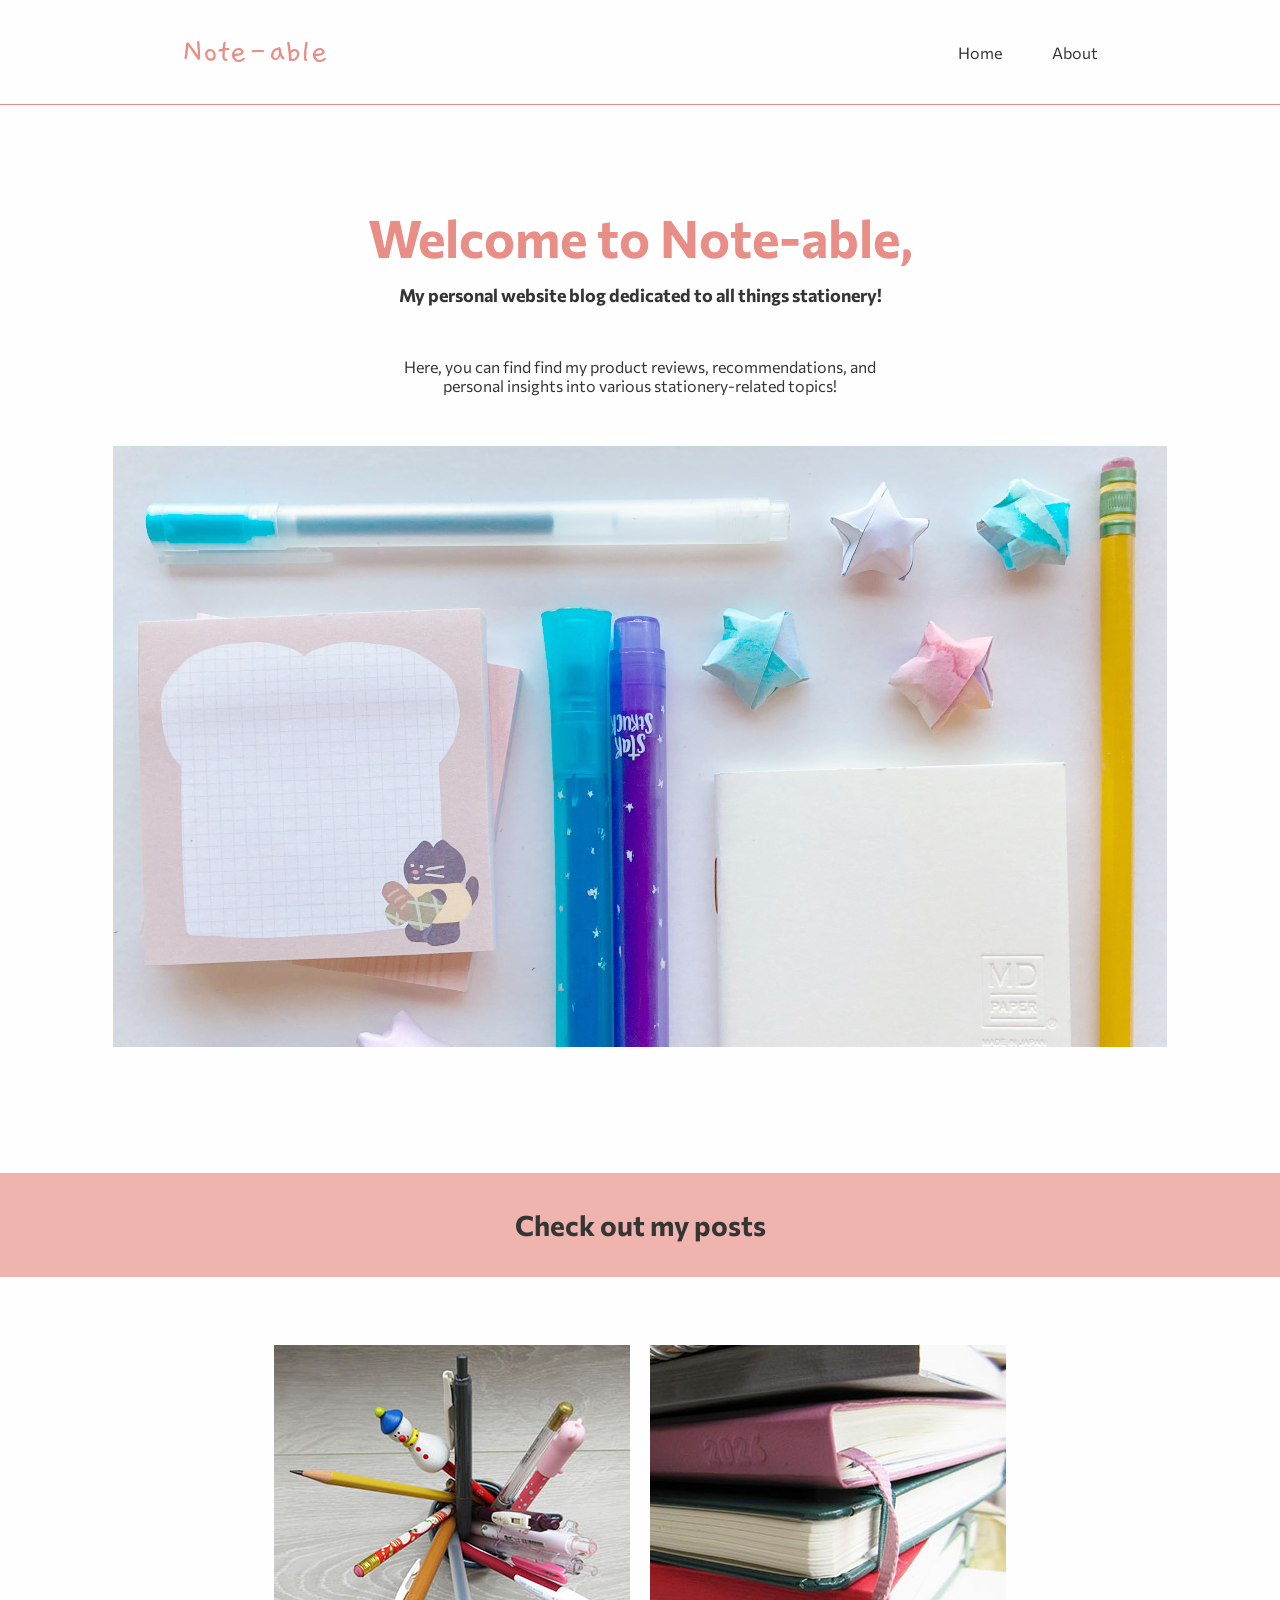
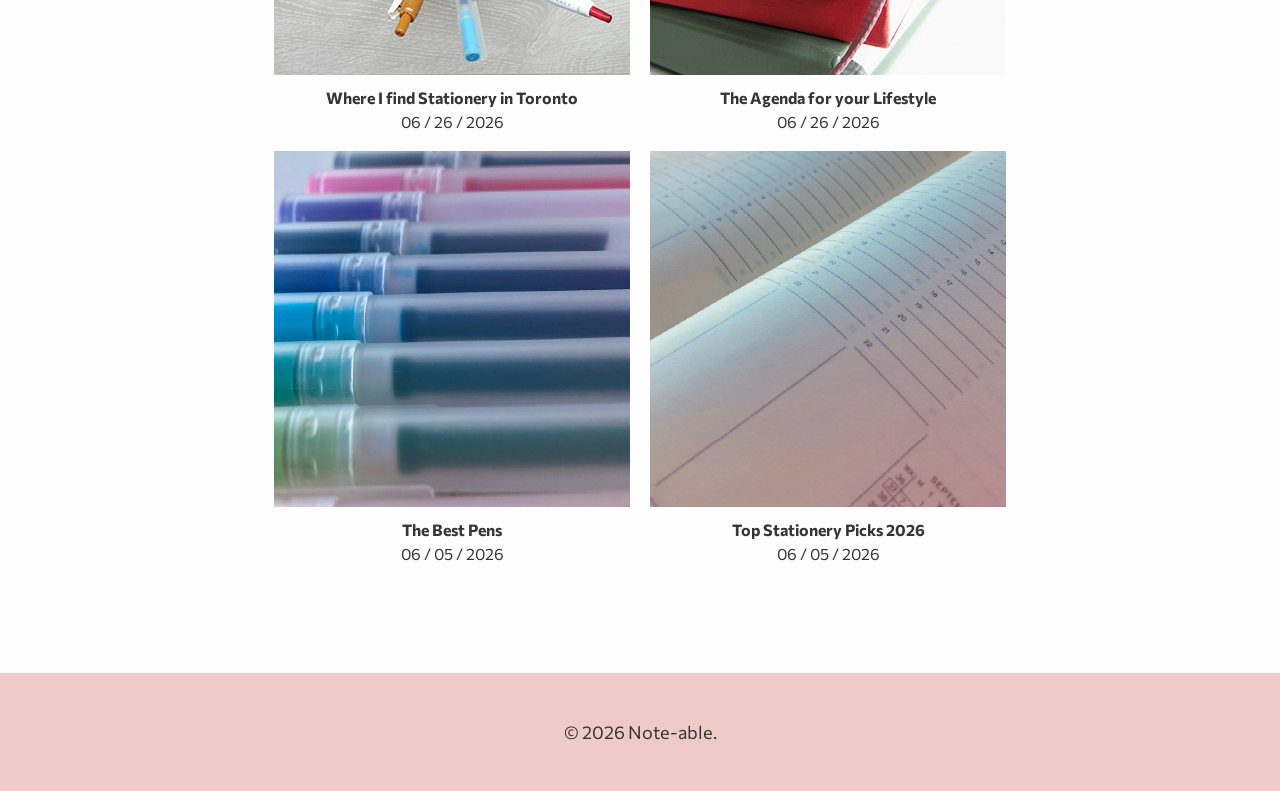
<file: index.html>
<!doctype html>
<html>
<head>
    <title>Note-able | Home</title>
    <link rel="stylesheet" type="text/css" href="index.css">

    <meta charset="utf-8"/>
    <meta http-equiv="Content-type" content="text/html; charset=utf-8"/>
    <meta name="viewport" content="width=device-width, initial-scale=1"/>
    <meta name="keywords" content="HTML"/>

    <!-- GAEGU -- TITLE FONT -->
    <link rel="preconnect" href="https://fonts.googleapis.com">
    <link rel="preconnect" href="https://fonts.gstatic.com" crossorigin>
    <link href="https://fonts.googleapis.com/css2?family=Gaegu&display=swap" rel="stylesheet">

    <!-- BODY FONT -->
    <link rel="preconnect" href="https://fonts.googleapis.com">
    <link rel="preconnect" href="https://fonts.gstatic.com" crossorigin>
    <link href="https://fonts.googleapis.com/css2?family=Commissioner:wght@100..900&display=swap" rel="stylesheet">

</head>
<body>
    <nav id="nav_bar">
            <div id="logo"> Note-able </div>
        <ul>
            <li><a href="about.html">About</a></li>
            <li><a href="index.html">Home</a></li>
        </ul>
    </nav>
    <main class="container">
        <h1>Welcome to Note-able,</h1>
        <div id="intro_blurb">
            <h2 id="subheading">My personal website blog dedicated to all things stationery!</h2>
            <p id="main_blurb">Here, you can find find my product reviews, recommendations, and <br> personal insights into various stationery-related topics!</p>
        </div>
        <div class="banner">
            <img id="banner_img" src="banner.jpg" alt="Top-down view of neatly displayed stationery items">
        </div>

            <!-- GALLERY -->
        <div class="gallery_section">
            <h2 id="gallery_header">Check out my posts</h2>
            <div class="gallery">
                <div class="gallery_item">
                    <a href="post_4.html"> <!-- image as a link -->
                        <img src="post4_shops.jpg" alt="Small ceramic container holding handful of pens and pencils">
                    </a>
                    <div class="desc"> Where I find Stationery in Toronto </div>
                    <div class="desc_date"> 06 / 26 / 2026 </div>
                </div>
                <div class="gallery_item">
                    <a href="post_3.html"> <!-- image as a link -->
                        <img src="post3_agendas.jpg" alt="Stack of colourful agendas">
                    </a>
                    <div class="desc"> The Agenda for your Lifestyle </div>
                    <div class="desc_date"> 06 / 26 / 2026 </div>
                </div>
                <div class="gallery_item">
                    <a href="post_2.html"> <!-- image as a link -->
                        <img src="post2_pens.jpg" alt="Row of colourful capped pens">
                    </a>
                    <div class="desc"> The Best Pens </div>
                    <div class="desc_date"> 06 / 05 / 2026 </div>
                </div>
                <div class="gallery_item">
                    <a href="post_1.html"> <!-- image as a link -->
                        <img src="post1_recs.jpg" alt="Close-up of an open agenda spread">
                    </a>
                    <div class="desc"> Top Stationery Picks 2026 </div>
                    <div class="desc_date"> 06 / 05 / 2026 </div>
                </div>
            </div>
        </div>
    </main>
    <footer>
        <div id="footer_stuff">
            <p id="copyright">&copy; 2026 Note-able.</p>
        </div>
    </footer>
</body>
</html>
</file>
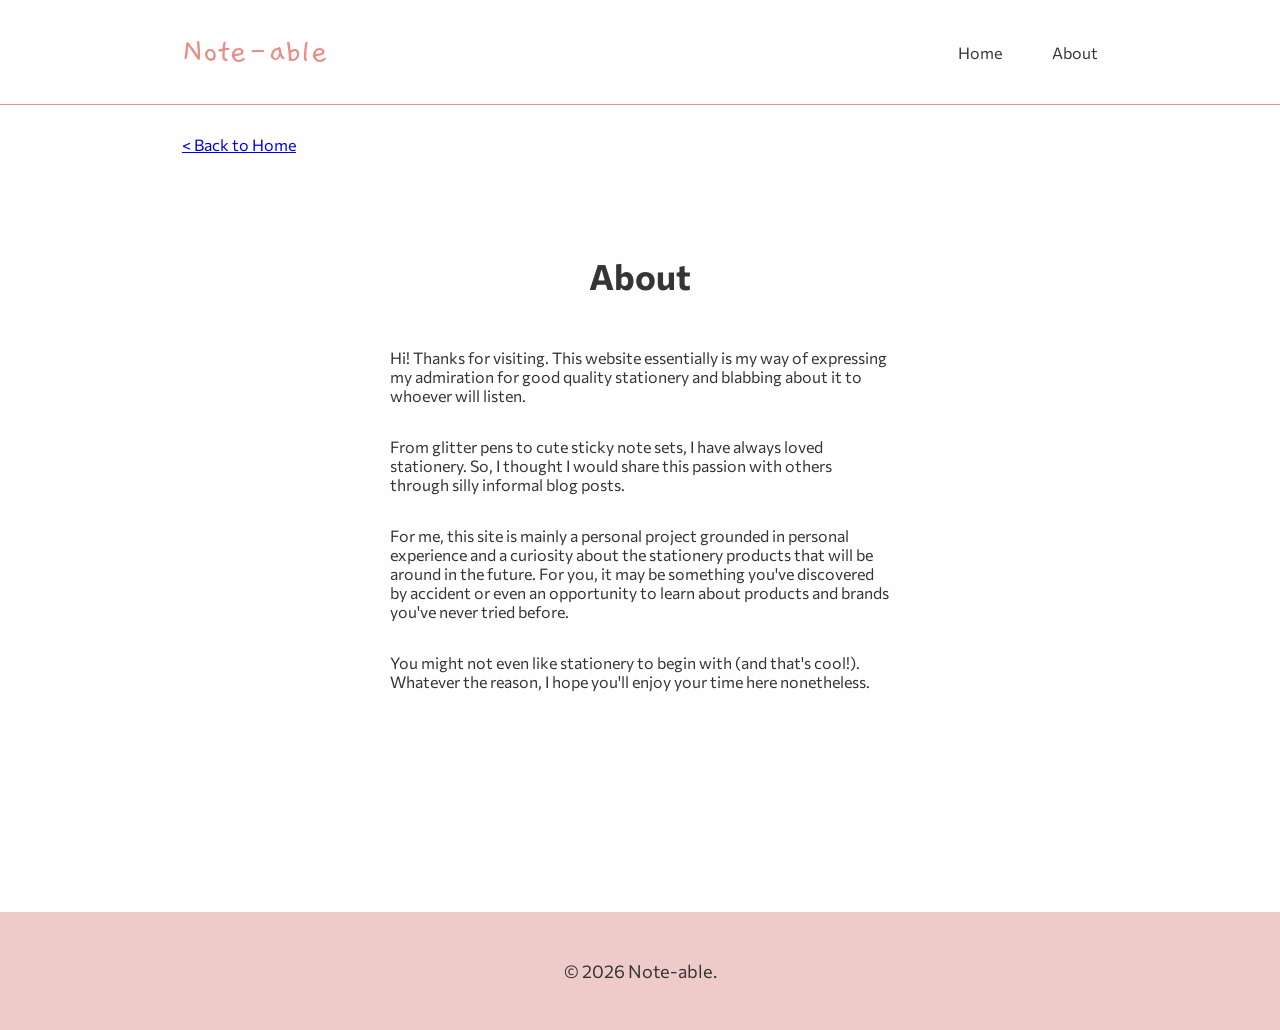
<file: about.html>
<!doctype html>
<html>
<head>
    <title>Note-able | Home</title>
    <link rel="stylesheet" type="text/css" href="about.css">

    <meta charset="utf-8"/>
    <meta http-equiv="Content-type" content="text/html; charset=utf-8"/>
    <meta name="viewport" content="width=device-width, initial-scale=1"/>
    <meta name="keywords" content="HTML"/>

    <!-- GAEGU -- TITLE FONT -->
    <link rel="preconnect" href="https://fonts.googleapis.com">
    <link rel="preconnect" href="https://fonts.gstatic.com" crossorigin>
    <link href="https://fonts.googleapis.com/css2?family=Gaegu&display=swap" rel="stylesheet">

    <!-- BODY FONT -->
    <link rel="preconnect" href="https://fonts.googleapis.com">
    <link rel="preconnect" href="https://fonts.gstatic.com" crossorigin>
    <link href="https://fonts.googleapis.com/css2?family=Commissioner:wght@100..900&display=swap" rel="stylesheet">

</head>
<body>
    <nav id="nav_bar">
            <div id="logo"> Note-able </div>
        <ul>
            <li><a href="about.html">About</a></li>
            <li><a href="index.html">Home</a></li>
        </ul>
    </nav>


    <main class="container">
        <a class="back_button" href="index.html"> < Back to Home</a>
        <h2 id="page_header">About</h2>
        <div class="about_blurb">
            <p>Hi! Thanks for visiting. This website essentially is my way of expressing my admiration for good quality stationery and blabbing about it to whoever will listen. </p>
            <p>From glitter pens to cute sticky note sets, I have always loved stationery. So, I thought I would share this passion with others through silly informal blog posts.</p>
            <p>For me, this site is mainly a personal project grounded in personal experience and a curiosity about the stationery products that will be around in the future. For you, it may be something you've discovered by accident or even an opportunity to learn about products and brands you've never tried before.</p>
            <p id="ab_last_line">You might not even like stationery to begin with (and that's cool!). Whatever the reason, I hope you'll enjoy your time here nonetheless.</p>
        </div>
    </main>
    <footer>
        <div id="footer_stuff">
            <p id="copyright">&copy; 2026 Note-able.</p>
        </div>
    </footer>
</body>
</file>
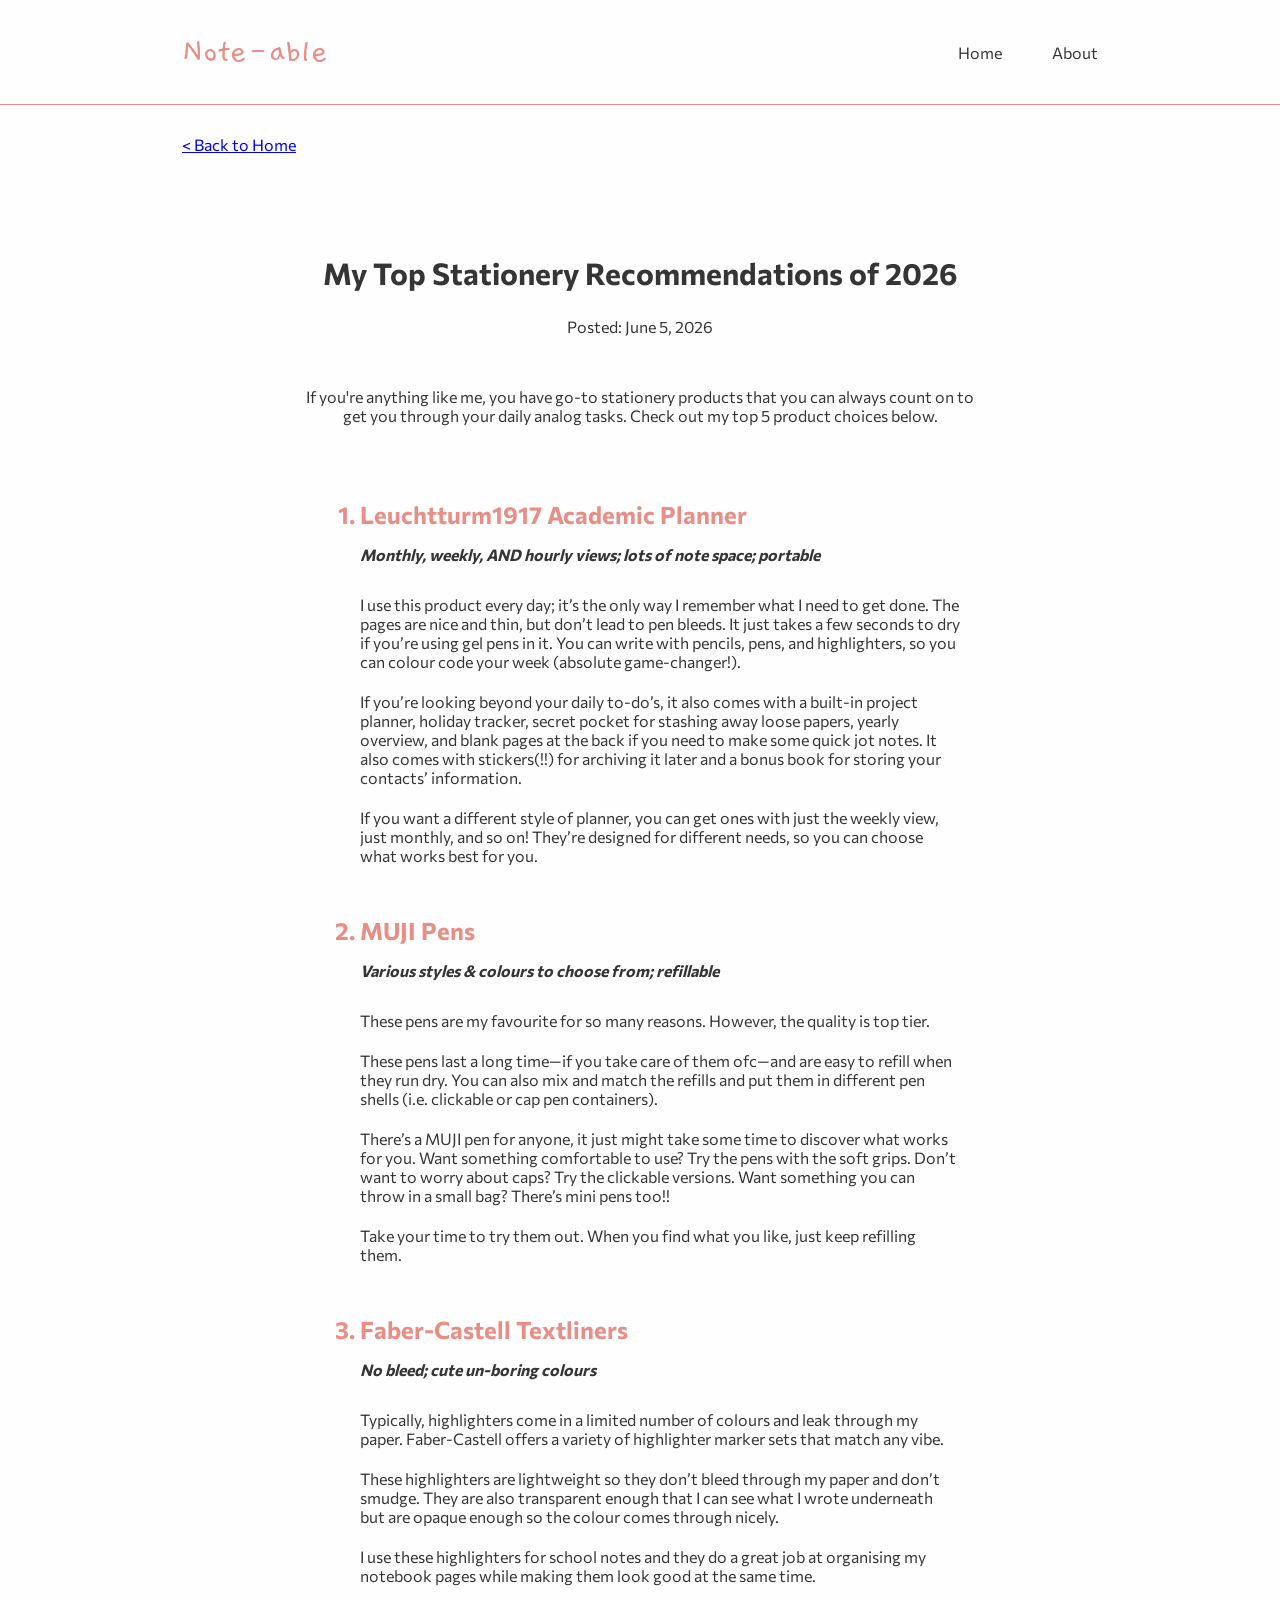
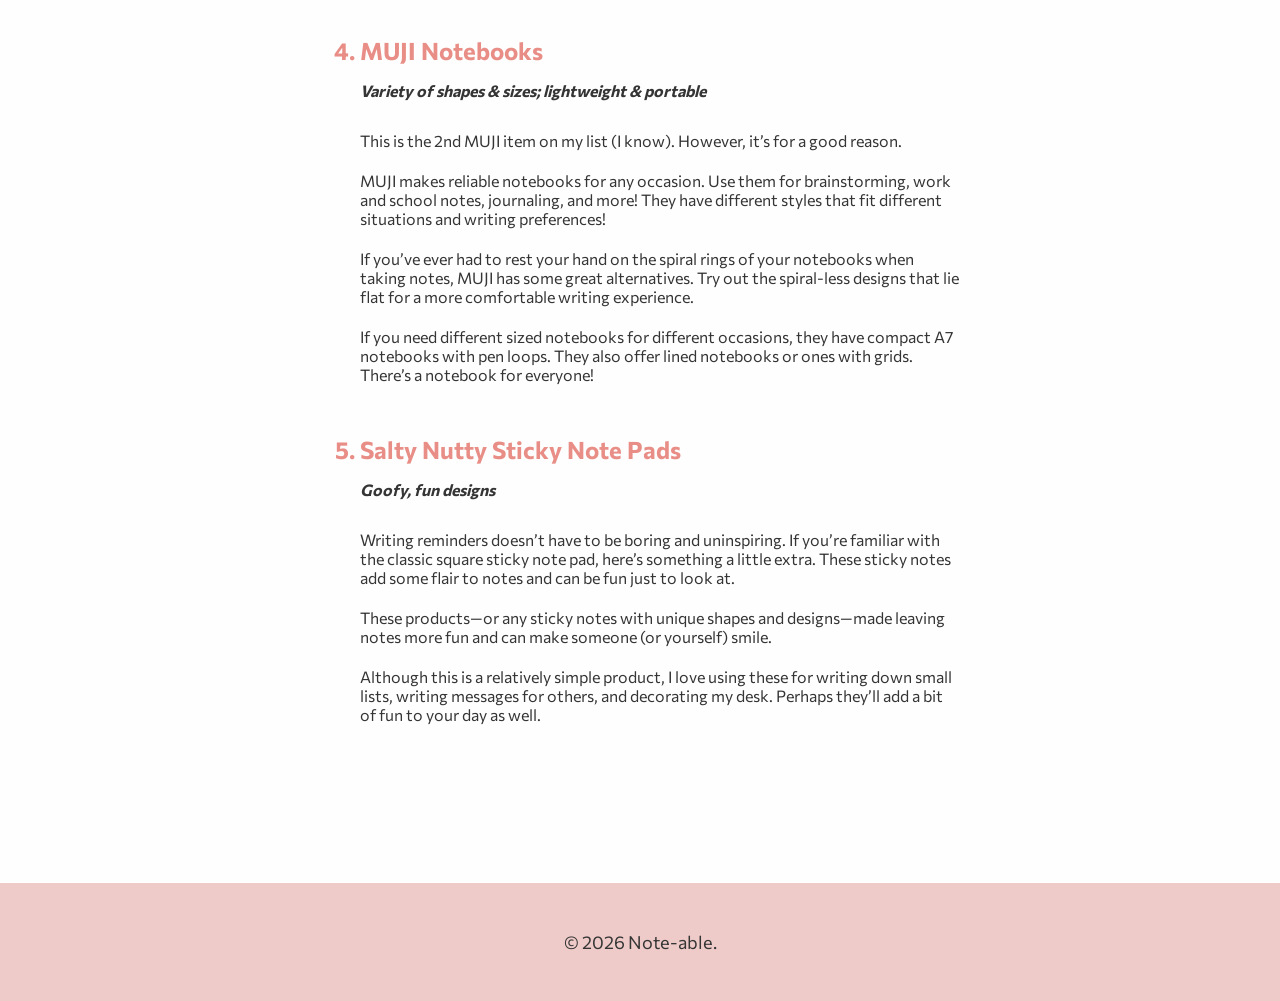
<file: post_1.html>
<!doctype html>
<html>
<head>
    <title>Note-able | Home</title>
    <link rel="stylesheet" type="text/css" href="post_1.css">

    <meta charset="utf-8"/>
    <meta http-equiv="Content-type" content="text/html; charset=utf-8"/>
    <meta name="viewport" content="width=device-width, initial-scale=1"/>
    <meta name="keywords" content="HTML"/>

    <!-- GAEGU -- TITLE FONT -->
    <link rel="preconnect" href="https://fonts.googleapis.com">
    <link rel="preconnect" href="https://fonts.gstatic.com" crossorigin>
    <link href="https://fonts.googleapis.com/css2?family=Gaegu&display=swap" rel="stylesheet">

    <!-- BODY FONT -->
    <link rel="preconnect" href="https://fonts.googleapis.com">
    <link rel="preconnect" href="https://fonts.gstatic.com" crossorigin>
    <link href="https://fonts.googleapis.com/css2?family=Commissioner:wght@100..900&display=swap" rel="stylesheet">

</head>
<body>
    <nav id="nav_bar">
            <div id="logo"> Note-able </div>
        <ul>
            <li><a href="about.html">About</a></li>
            <li><a href="index.html">Home</a></li>
        </ul>
    </nav>


    <main class="container">
        <a class="back_button" href="index.html"> < Back to Home</a>
        <div class="post_info">
            <h2 id="page_header">My Top Stationery Recommendations of 2026</h2>
            <p id="post_date">Posted: June 5, 2026</p>
            <p id="para_blurb"> If you're anything like me, you have go-to stationery products that you can always count on to <br> get you through your daily analog tasks. Check out my top 5 product choices below.</p>
        </div>
        <div class="para_content">
            <div class="product_list">
                <h2>
                    <ol>
                        <li>Leuchtturm1917 Academic Planner</li>
                            <p id="prod_highlight"> Monthly, weekly, AND hourly views; lots of note space; portable</p>
                            <p id="prod_desc">
                                I use this product every day; it’s the only way I remember what I need to get done. The pages are nice and thin, but don’t lead to pen bleeds. It just takes a few seconds to dry if you’re using gel pens in it. You can write with pencils, pens, and highlighters, so you can colour code your week (absolute game-changer!).</p>
                            <p id="prod_desc">If you’re looking beyond your daily to-do’s, it also comes with a built-in project planner, holiday tracker, secret pocket for stashing away loose papers, yearly overview, and blank pages at the back if you need to make some quick jot notes. It also comes with stickers(!!) for archiving it later and a bonus book for storing your contacts’ information. </p>
                            <p id="prod_desc_end">If you want a different style of planner, you can get ones with just the weekly view, just monthly, and so on! They’re designed for different needs, so you can choose what works best for you.</p>
                        <li>MUJI Pens</li>
                            <p id="prod_highlight"> Various styles & colours to choose from; refillable</p>
                            <p id="prod_desc">These pens are my favourite for so many reasons. However, the quality is top tier.</p>
                            <p id="prod_desc">These pens last a long time—if you take care of them ofc—and are easy to refill when they run dry. You can also mix and match the refills and put them in different pen shells (i.e. clickable or cap pen containers). </p>
                            <p id="prod_desc">There’s a MUJI pen for anyone, it just might take some time to discover what works for you. Want something comfortable to use? Try the pens with the soft grips. Don’t want to worry about caps? Try the clickable versions. Want something you can throw in a small bag? There’s mini pens too!!</p>
                            <p id="prod_desc_end">Take your time to try them out. When you find what you like, just keep refilling them. </p>
                        <li>Faber-Castell Textliners</li>
                            <p id="prod_highlight">No bleed; cute un-boring colours</p>
                            <p id="prod_desc">Typically, highlighters come in a limited number of colours and leak through my paper. Faber-Castell offers a variety of highlighter marker sets that match any vibe. </p>
                            <p id="prod_desc">These highlighters are lightweight so they don’t bleed through my paper and don’t smudge. They are also transparent enough that I can see what I wrote underneath but are opaque enough so the colour comes through nicely. </p>
                            <p id="prod_desc_end">I use these highlighters for school notes and they do a great job at organising my notebook pages while making them look good at the same time. </p>
                        <li>MUJI Notebooks</li>
                            <p id="prod_highlight">Variety of shapes & sizes; lightweight & portable</p>
                            <p id="prod_desc">This is the 2nd MUJI item on my list (I know). However, it’s for a good reason.</p>
                            <p id="prod_desc">MUJI makes reliable notebooks for any occasion. Use them for brainstorming, work and school notes, journaling, and more! They have different styles that fit different situations and writing preferences!</p>
                            <p id="prod_desc">If you’ve ever had to rest your hand on the spiral rings of your notebooks when taking notes, MUJI has some great alternatives. Try out the spiral-less designs that lie flat for a more comfortable writing experience. </p>
                            <p id="prod_desc_end">If you need different sized notebooks for different occasions, they have compact A7 notebooks with pen loops. They also offer lined notebooks or ones with grids. There’s a notebook for everyone!</p>
                        <li>Salty Nutty Sticky Note Pads</li>
                            <p id="prod_highlight">Goofy, fun designs</p>
                            <p id="prod_desc">Writing reminders doesn’t have to be boring and uninspiring. If you’re familiar with the classic square sticky note pad, here’s something a little extra. These sticky notes add some flair to notes and can be fun just to look at. </p>
                            <p id="prod_desc">These products—or any sticky notes with unique shapes and designs—made leaving notes more fun and can make someone (or yourself) smile. </p>
                            <p id="prod_desc_end">Although this is a relatively simple product, I love using these for writing down small lists, writing messages for others, and decorating my desk. Perhaps they’ll add a bit of fun to your day as well. </p>
                    </ol>
                </h2>
            </div>
        </div>
    </main>
    <footer>
        <div id="footer_stuff">
            <p id="copyright">&copy; 2026 Note-able.</p>
        </div>
    </footer>
</body>
</file>
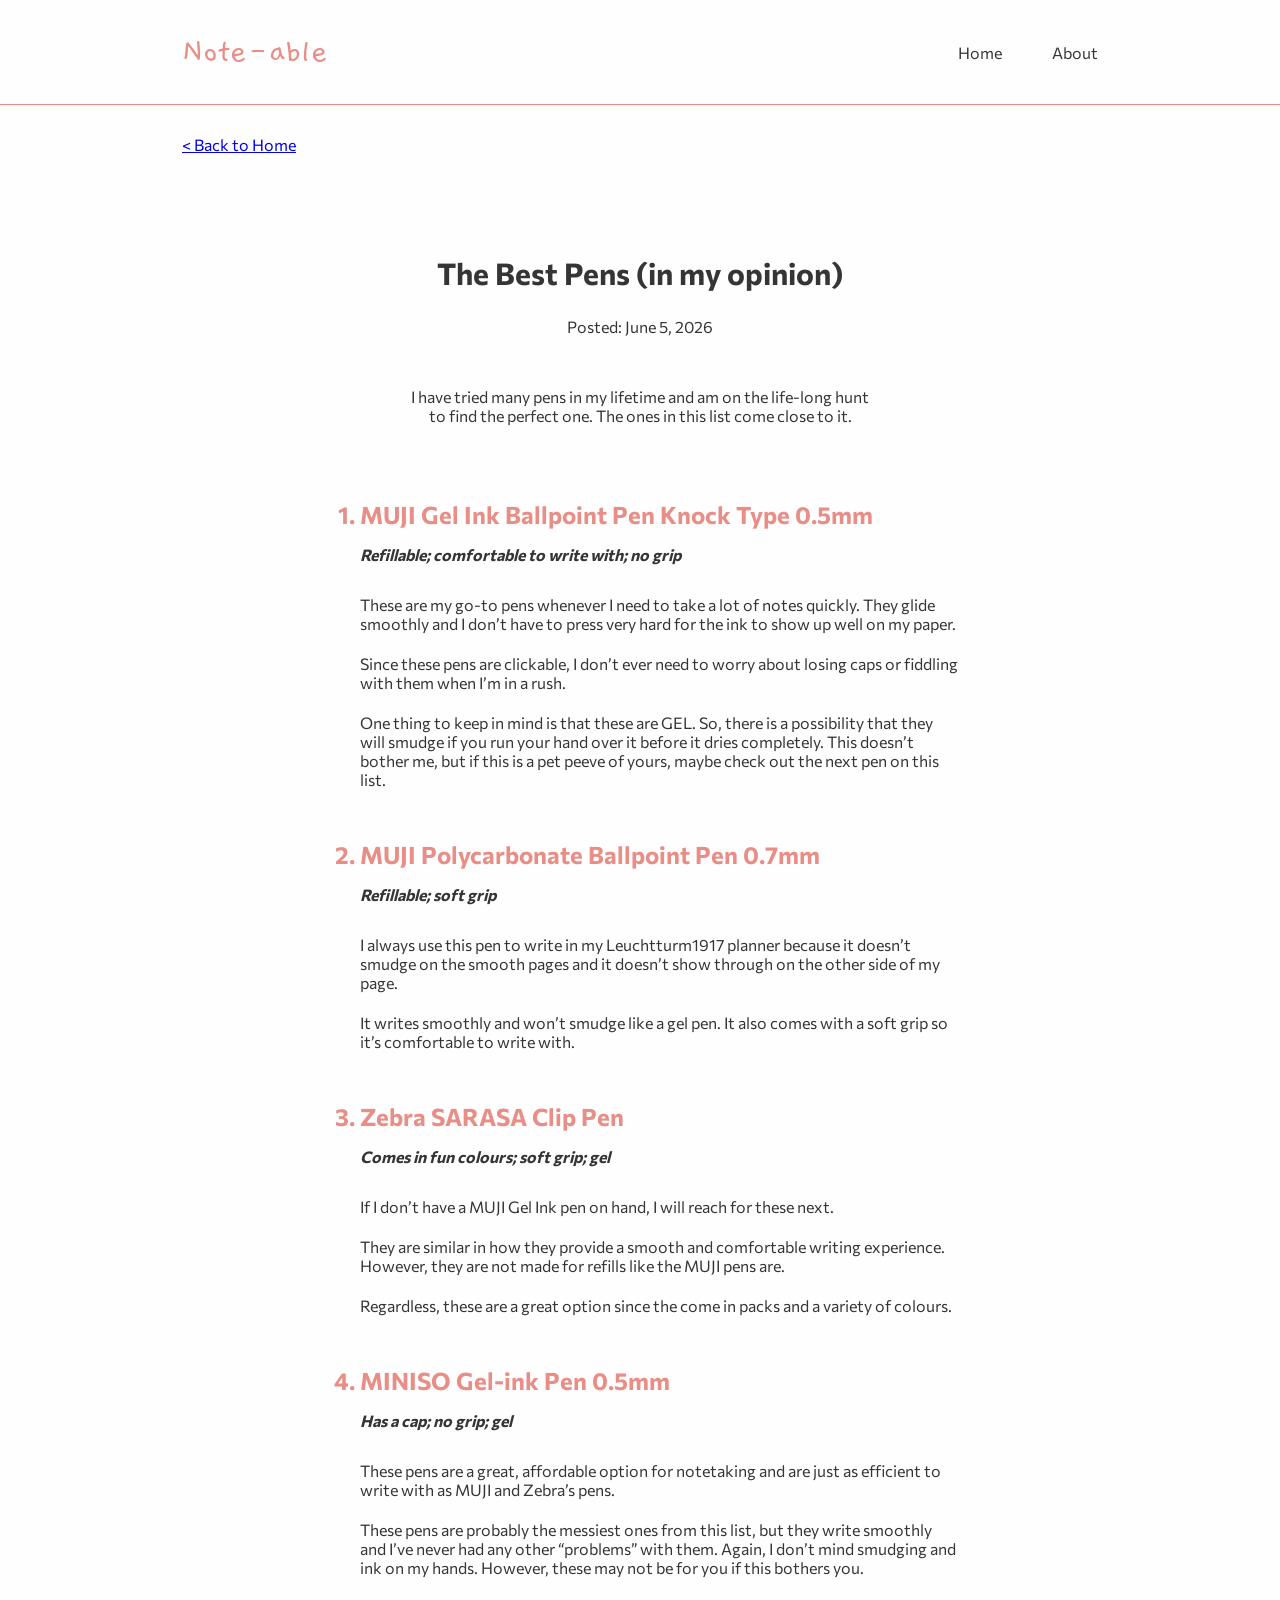
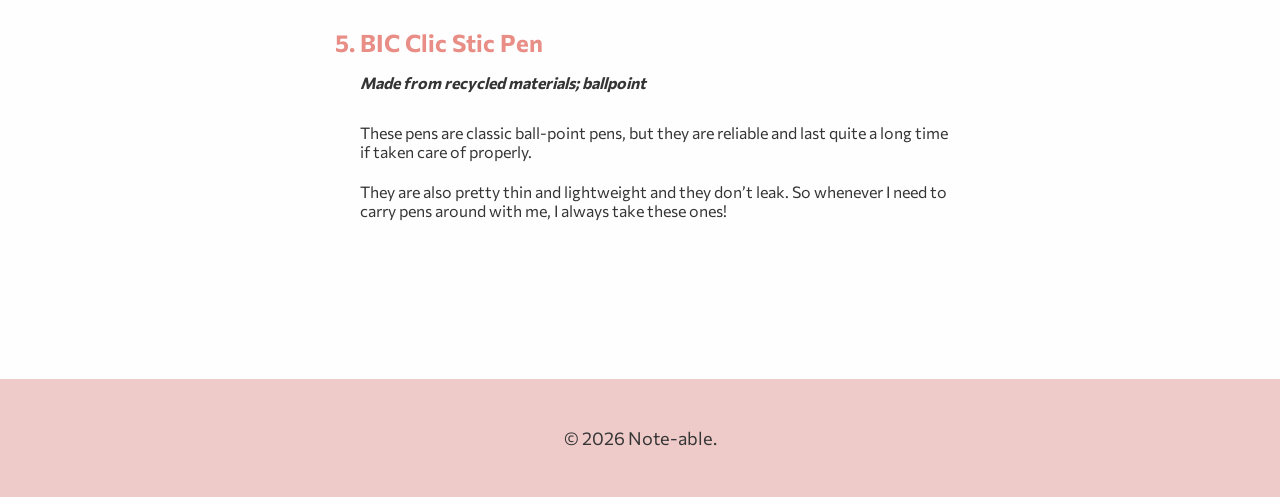
<file: post_2.html>
<!doctype html>
<html>
<head>
    <title>Note-able | Home</title>
    <link rel="stylesheet" type="text/css" href="post_2.css">

    <meta charset="utf-8"/>
    <meta http-equiv="Content-type" content="text/html; charset=utf-8"/>
    <meta name="viewport" content="width=device-width, initial-scale=1"/>
    <meta name="keywords" content="HTML"/>

    <!-- GAEGU -- TITLE FONT -->
    <link rel="preconnect" href="https://fonts.googleapis.com">
    <link rel="preconnect" href="https://fonts.gstatic.com" crossorigin>
    <link href="https://fonts.googleapis.com/css2?family=Gaegu&display=swap" rel="stylesheet">

    <!-- BODY FONT -->
    <link rel="preconnect" href="https://fonts.googleapis.com">
    <link rel="preconnect" href="https://fonts.gstatic.com" crossorigin>
    <link href="https://fonts.googleapis.com/css2?family=Commissioner:wght@100..900&display=swap" rel="stylesheet">

</head>
<body>
    <nav id="nav_bar">
            <div id="logo"> Note-able </div>
        <ul>
            <li><a href="about.html">About</a></li>
            <li><a href="index.html">Home</a></li>
        </ul>
    </nav>


    <main class="container">
        <a class="back_button" href="index.html"> < Back to Home</a>
        <div class="post_info">
            <h2 id="page_header">The Best Pens (in my opinion)</h2>
            <p id="post_date">Posted: June 5, 2026</p>
            <p id="para_blurb">I have tried many pens in my lifetime and am on the life-long hunt <br> to find the perfect one. The ones in this list come close to it.</p>
        </div>
        <div class="para_content">
            <div class="product_list">
                <h2>
                    <ol>
                        <li>MUJI Gel Ink Ballpoint Pen Knock Type 0.5mm</li>
                            <p id="prod_highlight">Refillable; comfortable to write with; no grip</p>
                            <p id="prod_desc">These are my go-to pens whenever I need to take a lot of notes quickly. They glide smoothly and I don’t have to press very hard for the ink to show up well on my paper.</p>
                            <p id="prod_desc">Since these pens are clickable, I don’t ever need to worry about losing caps or fiddling with them when I’m in a rush. </p>
                            <p id="prod_desc_end">One thing to keep in mind is that these are GEL. So, there is a possibility that they will smudge if you run your hand over it before it dries completely. This doesn’t bother me, but if this is a pet peeve of yours, maybe check out the next pen on this list.</p>
                        <li>MUJI Polycarbonate Ballpoint Pen 0.7mm</li>
                            <p id="prod_highlight">Refillable; soft grip</p>
                            <p id="prod_desc">I always use this pen to write in my Leuchtturm1917 planner because it doesn’t smudge on the smooth pages and it doesn’t show through on the other side of my page. </p>
                            <p id="prod_desc_end">It writes smoothly and won’t smudge like a gel pen. It also comes with a soft grip so it’s comfortable to write with. </p>
                        <li>Zebra SARASA Clip Pen</li>
                            <p id="prod_highlight">Comes in fun colours; soft grip; gel</p>
                            <p id="prod_desc">If I don’t have a MUJI Gel Ink pen on hand, I will reach for these next. </p>
                            <p id="prod_desc">They are similar in how they provide a smooth and comfortable writing experience. However, they are not made for refills like the MUJI pens are.</p>
                            <p id="prod_desc_end">Regardless, these are a great option since the come in packs and a variety of colours. </p>
                        <li>MINISO Gel-ink Pen 0.5mm</li>
                            <p id="prod_highlight">Has a cap; no grip; gel</p>
                            <p id="prod_desc">These pens are a great, affordable option for notetaking and are just as efficient to write with as MUJI and Zebra’s pens. </p>
                            <p id="prod_desc_end">These pens are probably the messiest ones from this list, but they write smoothly and I’ve never had any other “problems” with them. Again, I don’t mind smudging and ink on my hands. However, these may not be for you if this bothers you. </p>
                        <li>BIC Clic Stic Pen</li>
                            <p id="prod_highlight">Made from recycled materials; ballpoint</p>
                            <p id="prod_desc">These pens are classic ball-point pens, but they are reliable and last quite a long time if taken care of properly. </p>
                            <p id="prod_desc_end">They are also pretty thin and lightweight and they don’t leak. So whenever I need to carry pens around with me, I always take these ones! </p>
                    </ol>
                </h2>
            </div>
        </div>
    </main>
    <footer>
        <div id="footer_stuff">
            <p id="copyright">&copy; 2026 Note-able.</p>
        </div>
    </footer>
</body>
</file>
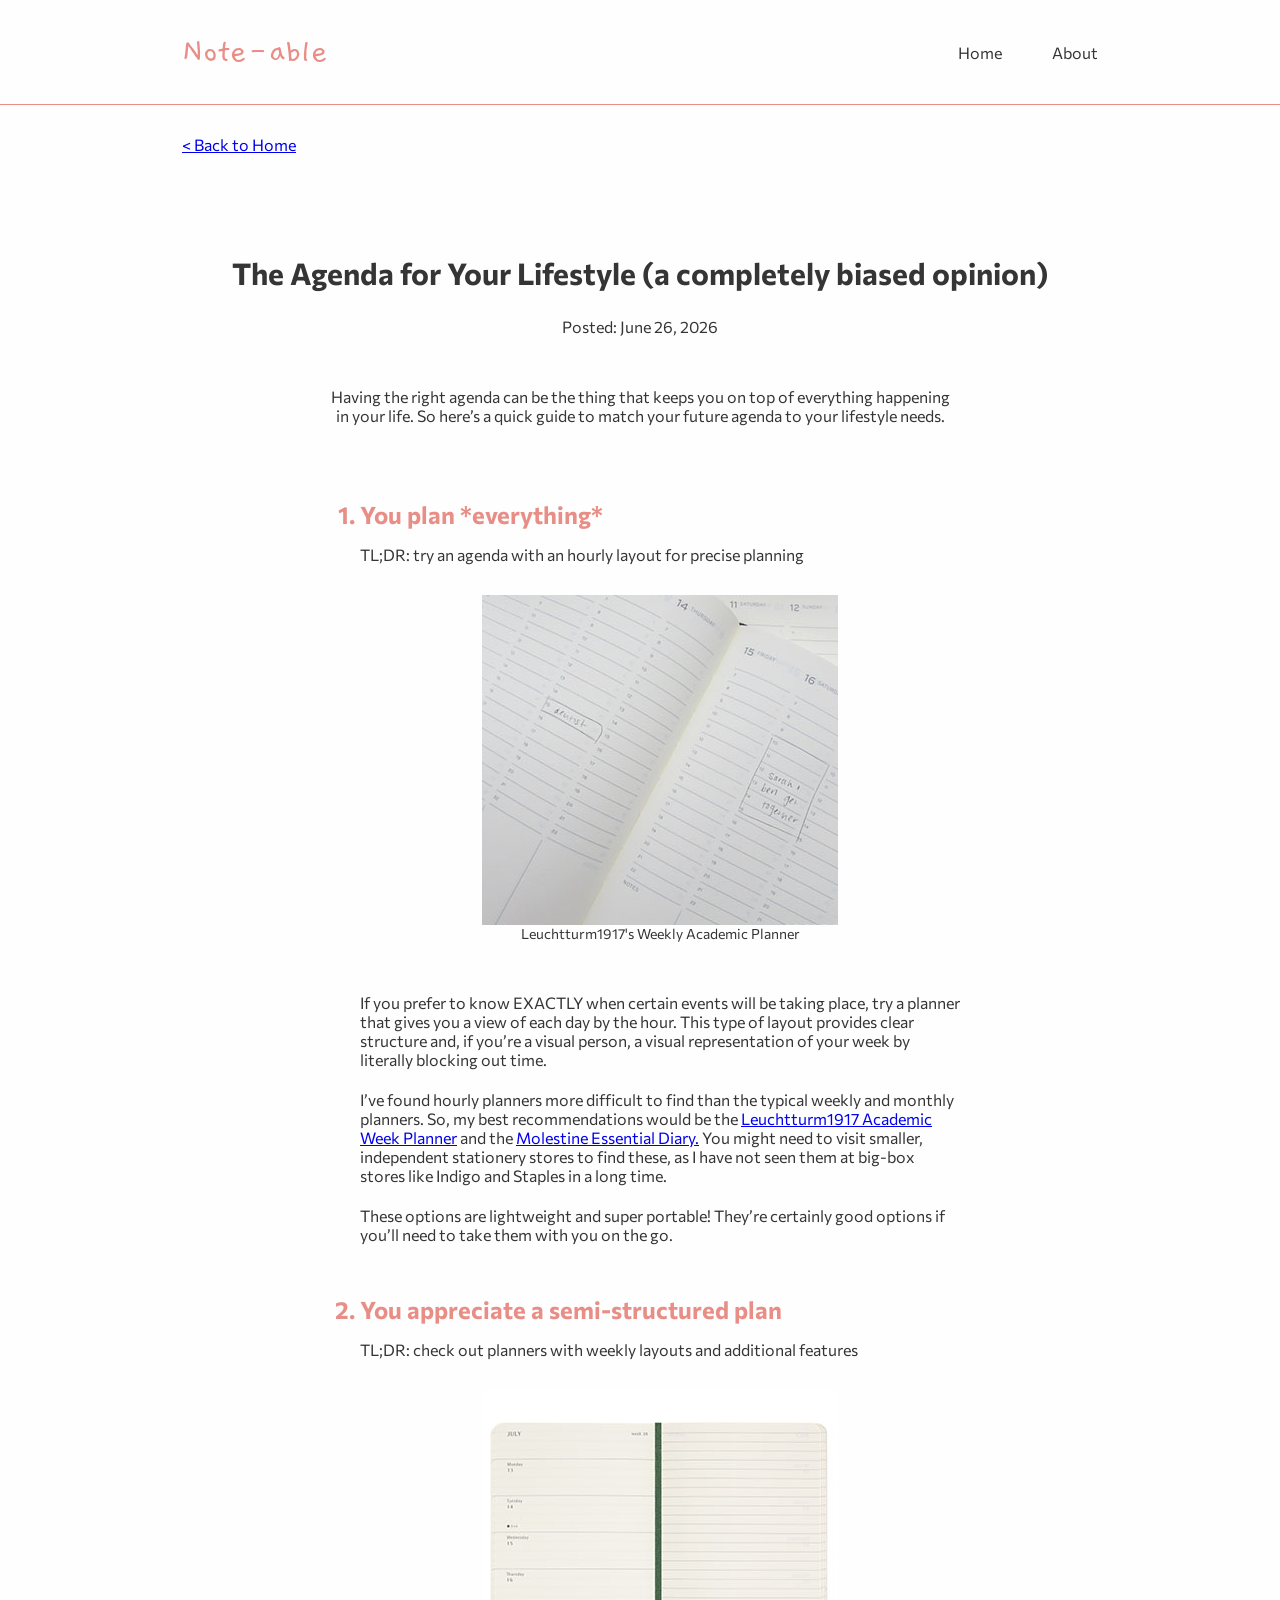
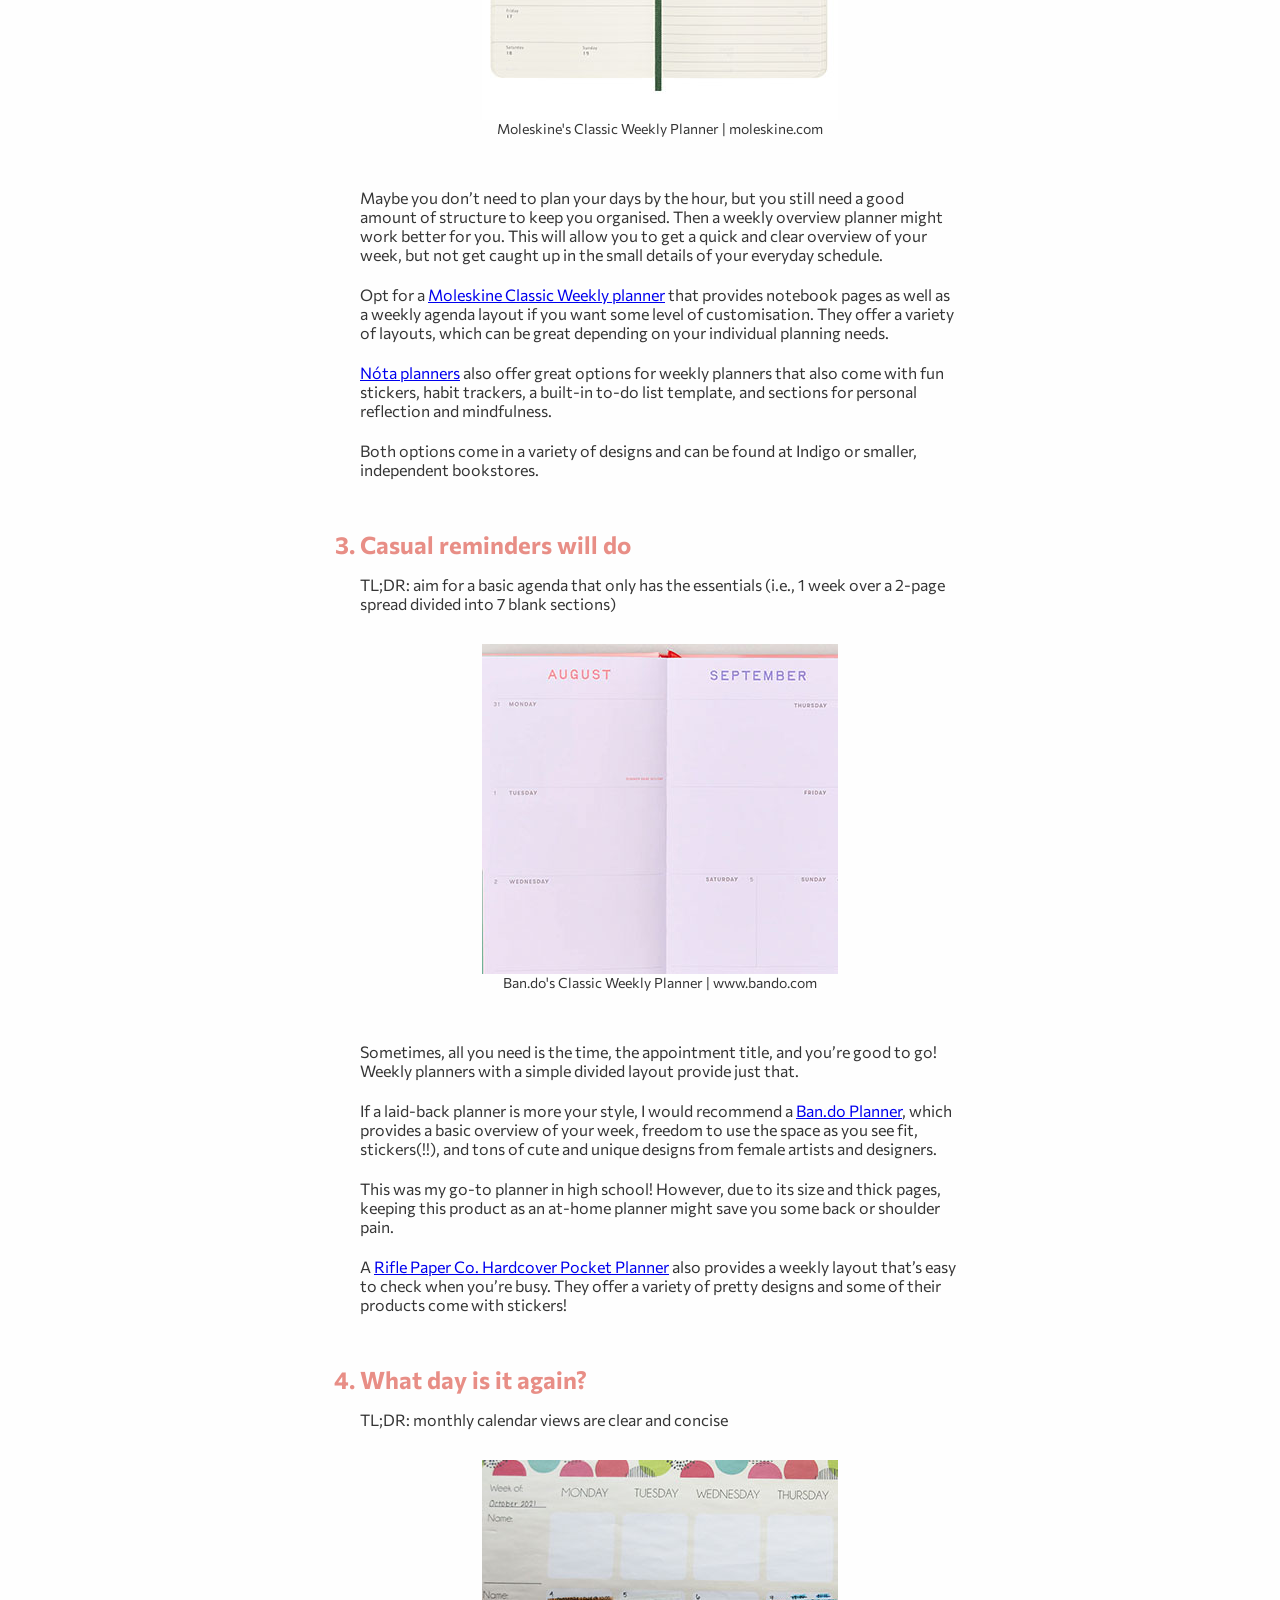
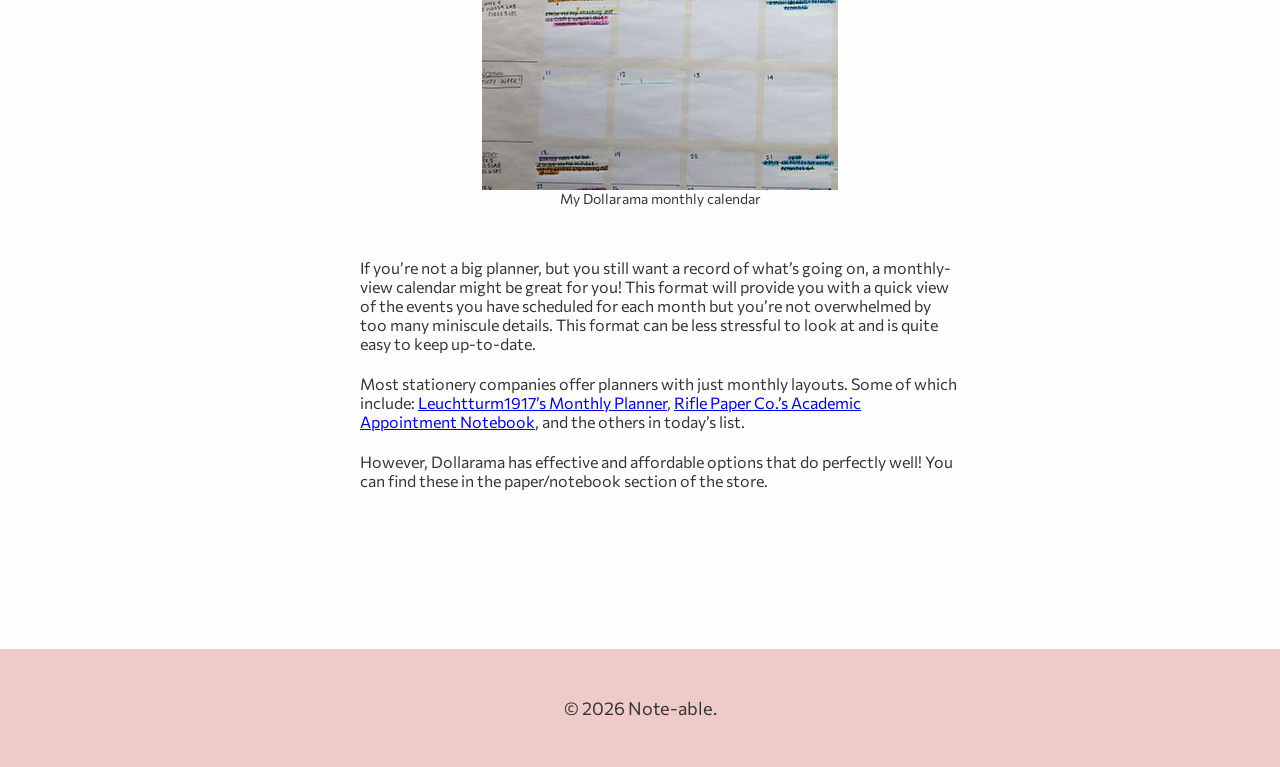
<file: post_3.html>
<!doctype html>
<html>
<head>
    <title>Note-able | Home</title>
    <link rel="stylesheet" type="text/css" href="post_3.css">

    <meta charset="utf-8"/>
    <meta http-equiv="Content-type" content="text/html; charset=utf-8"/>
    <meta name="viewport" content="width=device-width, initial-scale=1"/>
    <meta name="keywords" content="HTML"/>

    <!-- GAEGU -- TITLE FONT -->
    <link rel="preconnect" href="https://fonts.googleapis.com">
    <link rel="preconnect" href="https://fonts.gstatic.com" crossorigin>
    <link href="https://fonts.googleapis.com/css2?family=Gaegu&display=swap" rel="stylesheet">

    <!-- BODY FONT -->
    <link rel="preconnect" href="https://fonts.googleapis.com">
    <link rel="preconnect" href="https://fonts.gstatic.com" crossorigin>
    <link href="https://fonts.googleapis.com/css2?family=Commissioner:wght@100..900&display=swap" rel="stylesheet">

</head>
<body>
    <nav id="nav_bar">
            <div id="logo"> Note-able </div>
        <ul>
            <li><a href="about.html">About</a></li>
            <li><a href="index.html">Home</a></li>
        </ul>
    </nav>
    <main class="container">
        <a class="back_button" href="index.html"> < Back to Home</a>
        <div class="post_info">
            <h2 id="page_header">The Agenda for Your Lifestyle (a completely biased opinion)</h2>
            <p id="post_date">Posted: June 26, 2026</p>
            <p id="para_blurb">Having the right agenda can be the thing that keeps you on top of everything happening <br>in your life. So here’s a quick guide to match your future agenda to your lifestyle needs.</p>
        </div>
        <div class="para_content">
            <div class="product_list">
                <h2>
                    <ol>
                        <li>You plan *everything*</li>
                            <p id="prod_highlight">TL;DR: try an agenda with an hourly layout for precise planning</p>
                            <div class="prod_pic">
                                <img src="leuchtturm.jpg" alt="weekly and hourly leuchtturm1917 2-page spread">
                                <div class="prod_pic_label"> Leuchtturm1917's Weekly Academic Planner </div>
                            </div>
                            <p id="prod_desc">If you prefer to know EXACTLY when certain events will be taking place, try a planner that gives you a view of each day by the hour. This type of layout provides clear structure and, if you’re a visual person, a visual representation of your week by literally blocking out time.</p>
                            <p id="prod_desc">I’ve found hourly planners more difficult to find than the typical weekly and monthly planners. So, my best recommendations would be the <a href="https://www.leuchtturm1917.ca/academic-week-planner-2026-18months.html">Leuchtturm1917 Academic Week Planner<a> and the <a href="https://www.moleskine.com/en-ca/shop/planners/weekly-planner/2026-essential-diary-sapphire-blue-8056999276522.html">Molestine Essential Diary.</a> You might need to visit smaller, independent stationery stores to find these, as I have not seen them at big-box stores like Indigo and Staples in a long time.</p>
                            <p id="prod_desc_end">These options are lightweight and super portable! They’re certainly good options if you’ll need to take them with you on the go.</p>
                        <li>You appreciate a semi-structured plan</li>
                            <p id="prod_highlight">TL;DR: check out planners with weekly layouts and additional features</p>
                            <div class="prod_pic">
                                <img src="moleskine.jpg" alt="Agenda notebook 2-page spread">
                                <div class="prod_pic_label"> Moleskine's Classic Weekly Planner | moleskine.com </div>
                            </div>
                            <p id="prod_desc">Maybe you don’t need to plan your days by the hour, but you still need a good amount of structure to keep you organised. Then a weekly overview planner might work better for you. This will allow you to get a quick and clear overview of your week, but not get caught up in the small details of your everyday schedule.</p>
                            <p id="prod_desc">Opt for a <a href="https://www.moleskine.com/en-ca/shop/planners/18-month-planner/classic-weekly-planner-2026%2F2027-sapphire-blue-8056999279783.html">Moleskine Classic Weekly planner</a> that provides notebook pages as well as a weekly agenda layout if you want some level of customisation. They offer a variety of layouts, which can be great depending on your individual planning needs.</p>
                            <p id="prod_desc"><a href="https://www.indigo.ca/products/large-pu-ivory-floral-planner-17-month?variant=46808148541650">Nóta planners</a> also offer great options for weekly planners that also come with fun stickers, habit trackers, a built-in to-do list template, and sections for personal reflection and mindfulness.</p>
                            <p id="prod_desc_end">Both options come in a variety of designs and can be found at Indigo or smaller, independent bookstores. </p>
                        <li>Casual reminders will do</li>
                            <p id="prod_highlight">TL;DR: aim for a basic agenda that only has the essentials (i.e., 1 week over a 2-page spread divided into 7 blank sections)</p>
                            <div class="prod_pic">
                                <img src="bando.jpg" alt="2-page agenda spread divided into 7 empty blocks">
                                <div class="prod_pic_label"> Ban.do's Classic Weekly Planner | www.bando.com </div>
                            </div>
                            <p id="prod_desc">Sometimes, all you need is the time, the appointment title, and you’re good to go! Weekly planners with a simple divided layout provide just that.</p>
                            <p id="prod_desc">If a laid-back planner is more your style, I would recommend a <a href="https://www.bando.com/collections/planners">Ban.do Planner</a>, which provides a basic overview of your week, freedom to use the space as you see fit, stickers(!!), and tons of cute and unique designs from female artists and designers.</p>
                            <p id="prod_desc">This was my go-to planner in high school! However, due to its size and thick pages, keeping this product as an at-home planner might save you some back or shoulder pain.</p>
                            <p id="prod_desc_end">A <a href="https://riflepaperco.com/products/2027-12-month-hardcover-pocket-planner-paisley?_pos=5&_fid=31fecdf1e&_ss=c">Rifle Paper Co. Hardcover Pocket Planner</a> also provides a weekly layout that’s easy to check when you’re busy. They offer a variety of pretty designs and some of their products come with stickers!</p>
                        <li>What day is it again?</li>
                            <p id="prod_highlight">TL;DR: monthly calendar views are clear and concise</p>
                            <div class="prod_pic">
                                <img src="monthly.jpg" alt="Monthly view paper calendar">
                                <div class="prod_pic_label"> My Dollarama monthly calendar </div>
                            </div>
                            <p id="prod_desc">If you’re not a big planner, but you still want a record of what’s going on, a monthly-view calendar might be great for you! This format will provide you with a quick view of the events you have scheduled for each month but you’re not overwhelmed by too many miniscule details. This format can be less stressful to look at and is quite easy to keep up-to-date.</p>
                            <p id="prod_desc">Most stationery companies offer planners with just monthly layouts. Some of which include: <a href="https://www.leuchtturm1917.ca/monthly-planner-with-notebook-2026.html">Leuchtturm1917’s Monthly Planner</a>, <a href="https://riflepaperco.com/products/2026-2027-12-month-academic-appointment-notebook-pink-hydrangea">Rifle Paper Co.’s Academic Appointment Notebook</a>, and the others in today’s list.</p>
                            <p id="prod_desc_end">However, Dollarama has effective and affordable options that do perfectly well! You can find these in the paper/notebook section of the store.</p>
                    </ol>
                </h2>
            </div>
        </div>
    </main>
    <footer>
        <div id="footer_stuff">
            <p id="copyright">&copy; 2026 Note-able.</p>
        </div>
    </footer>
</body>
</file>
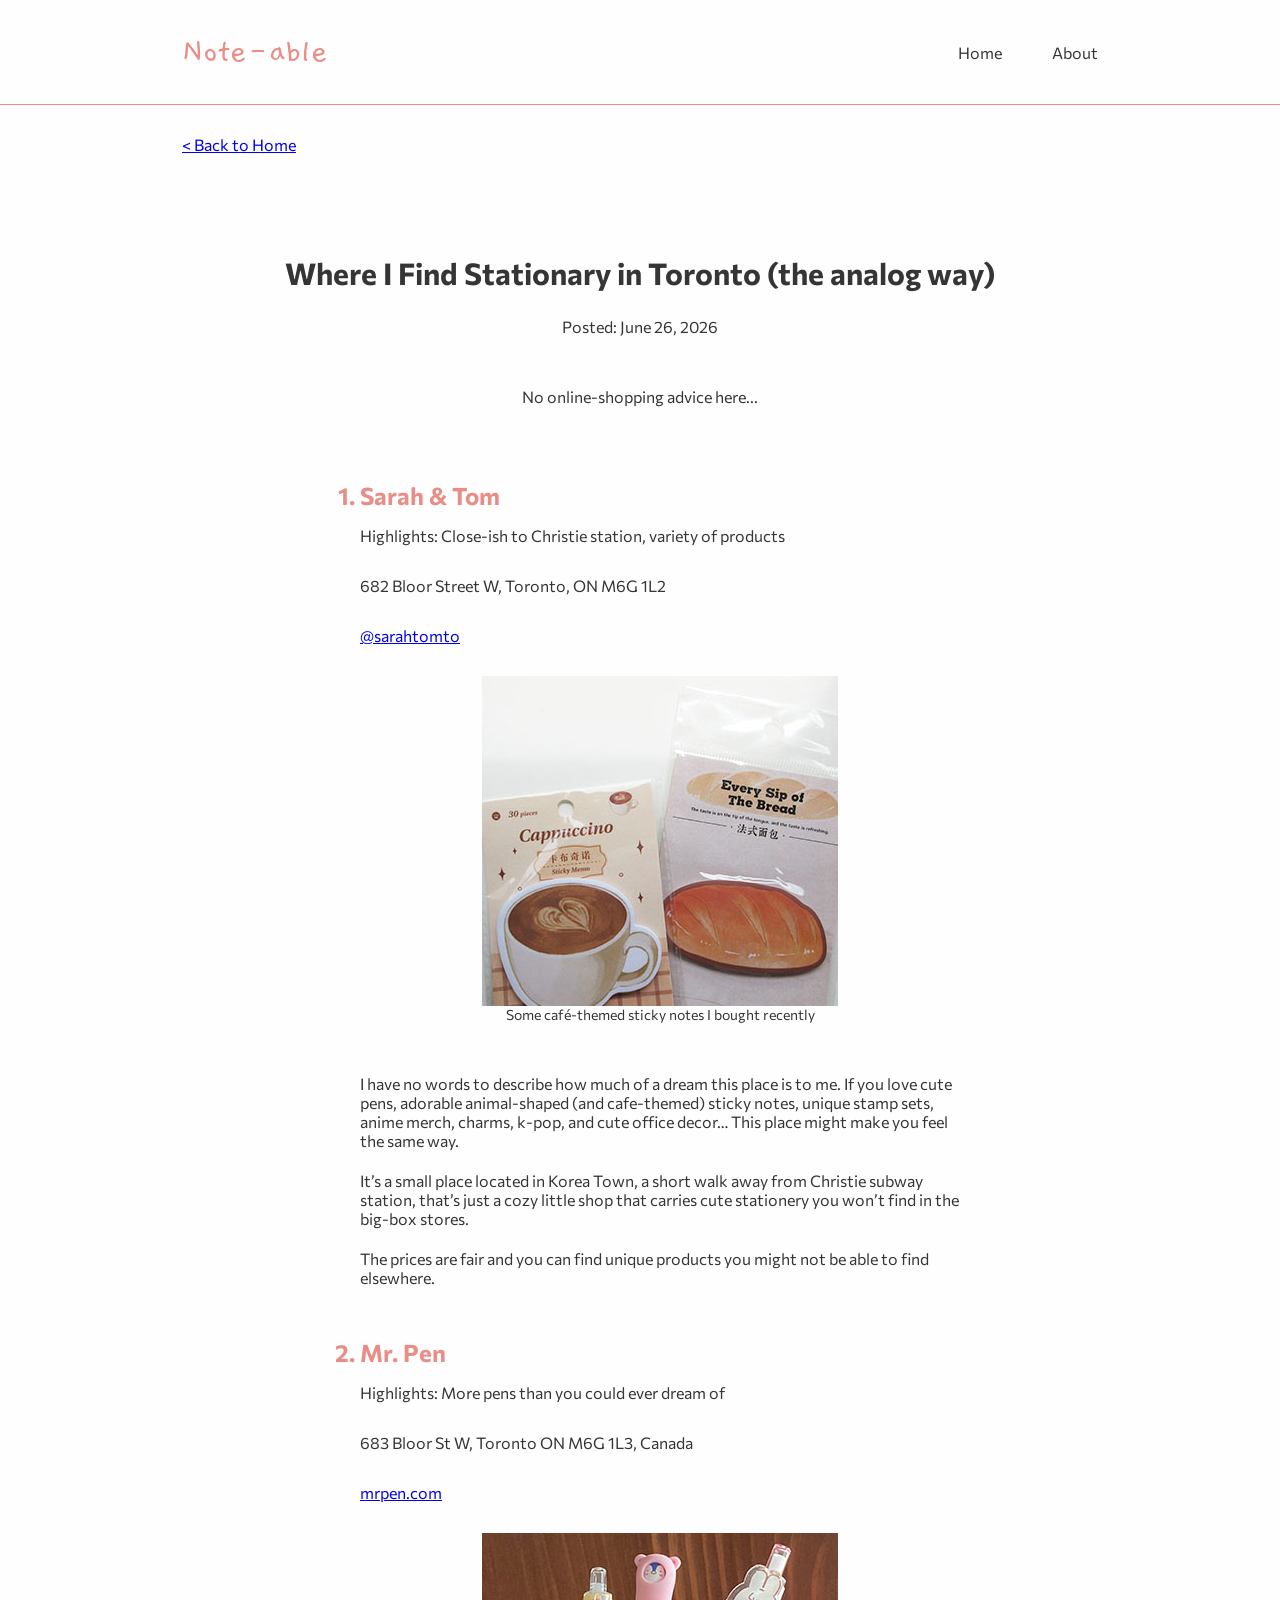
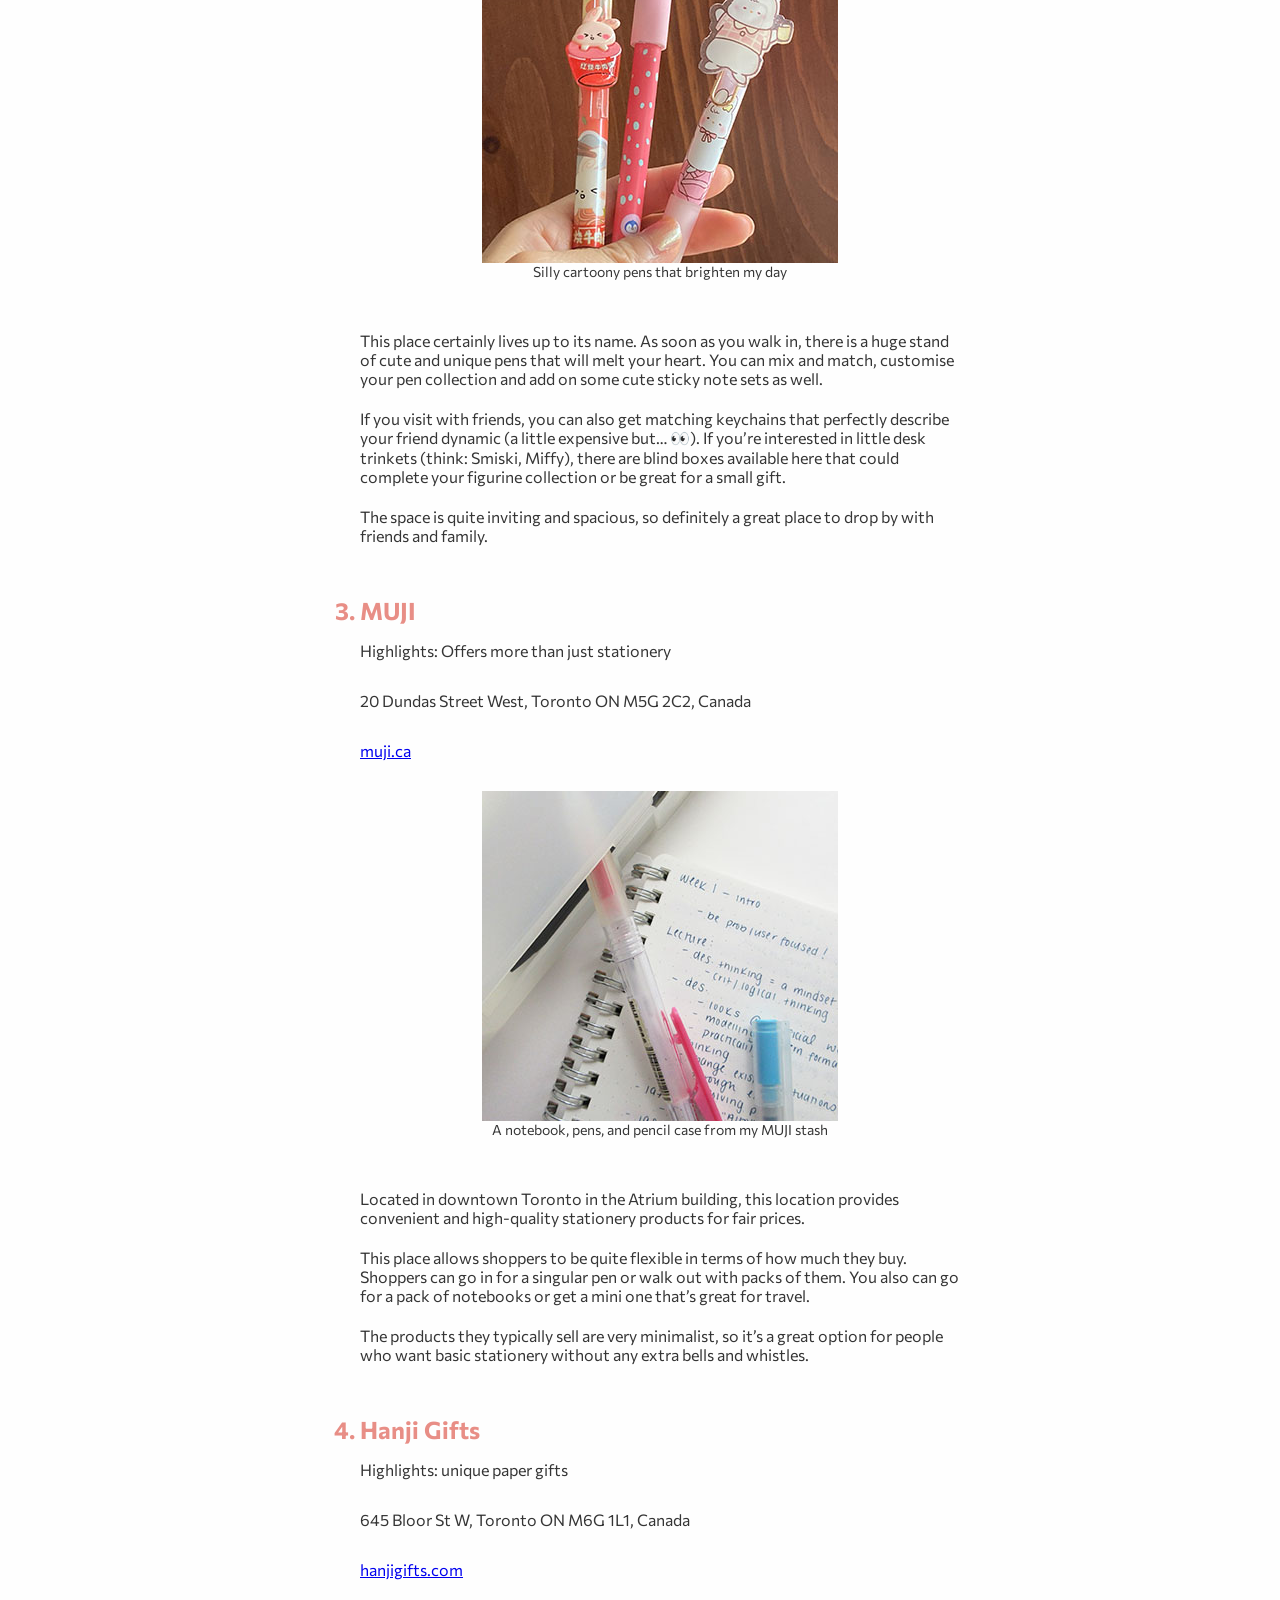
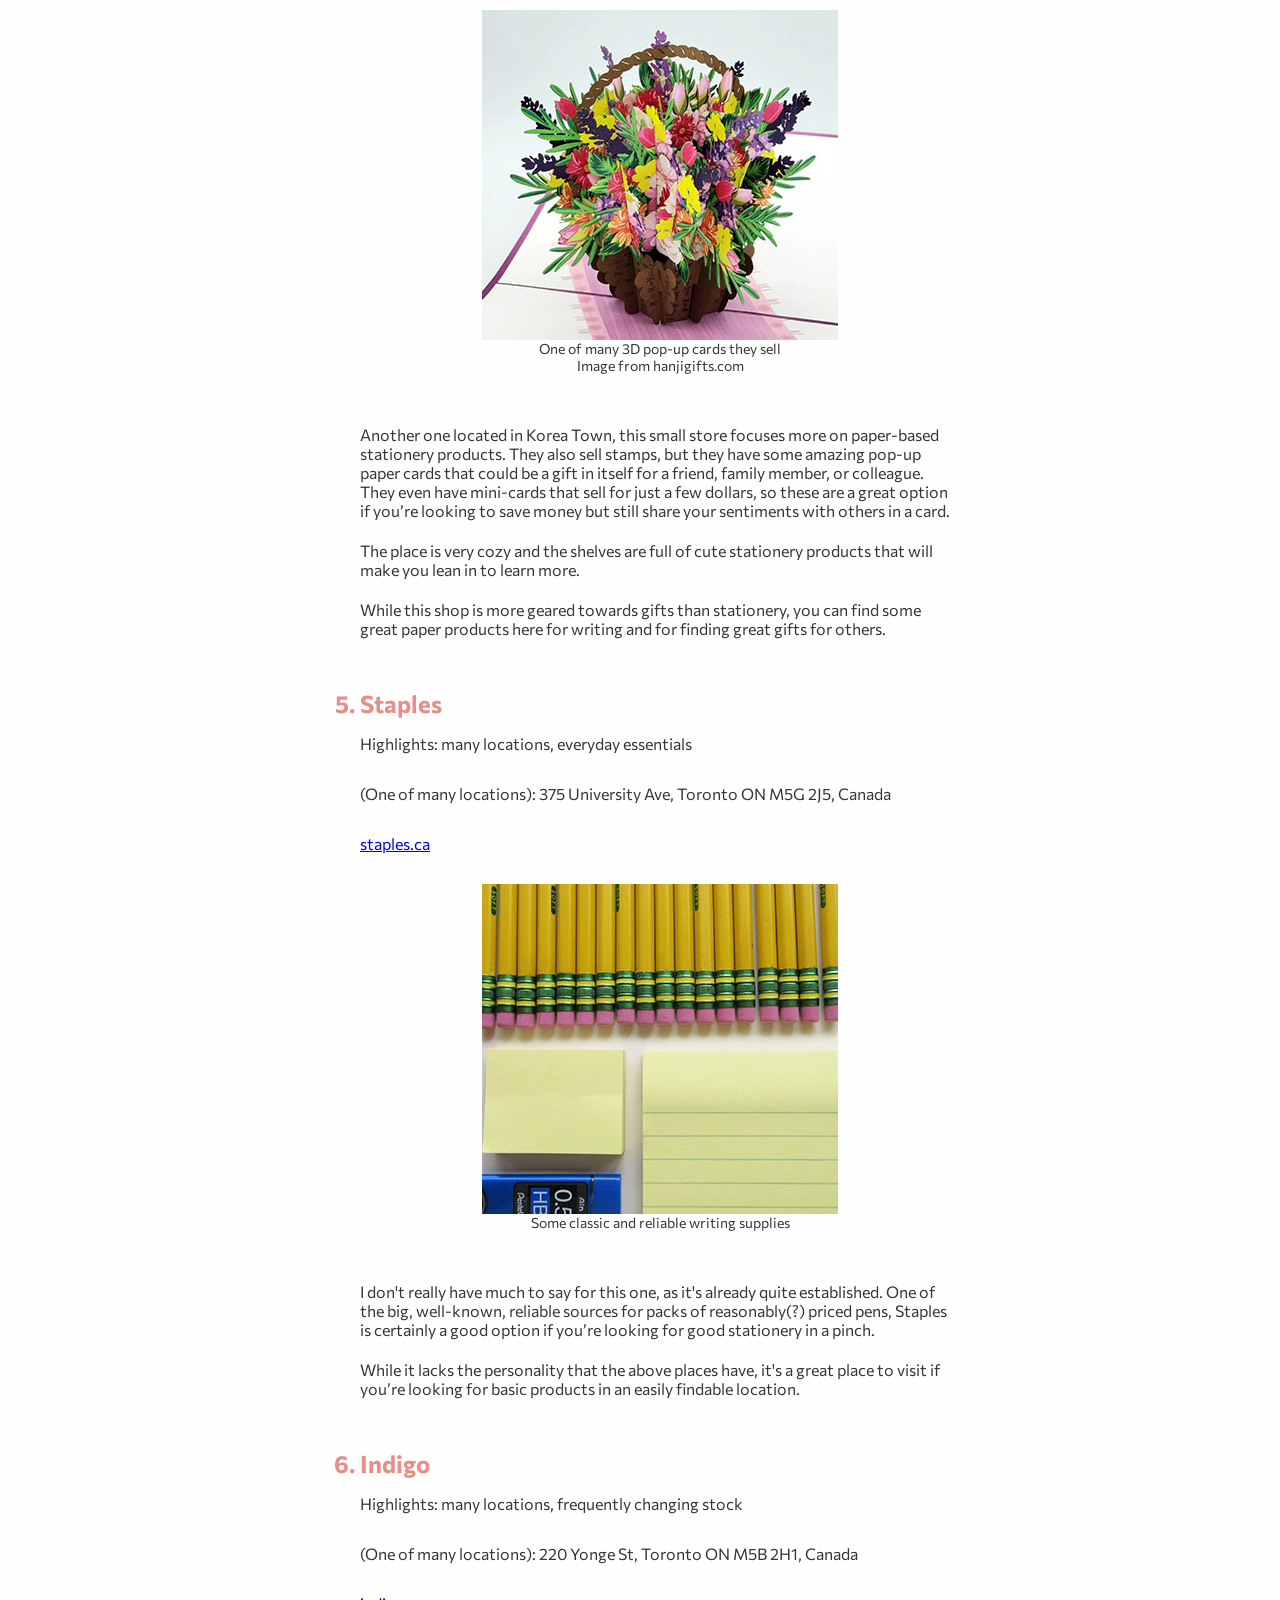
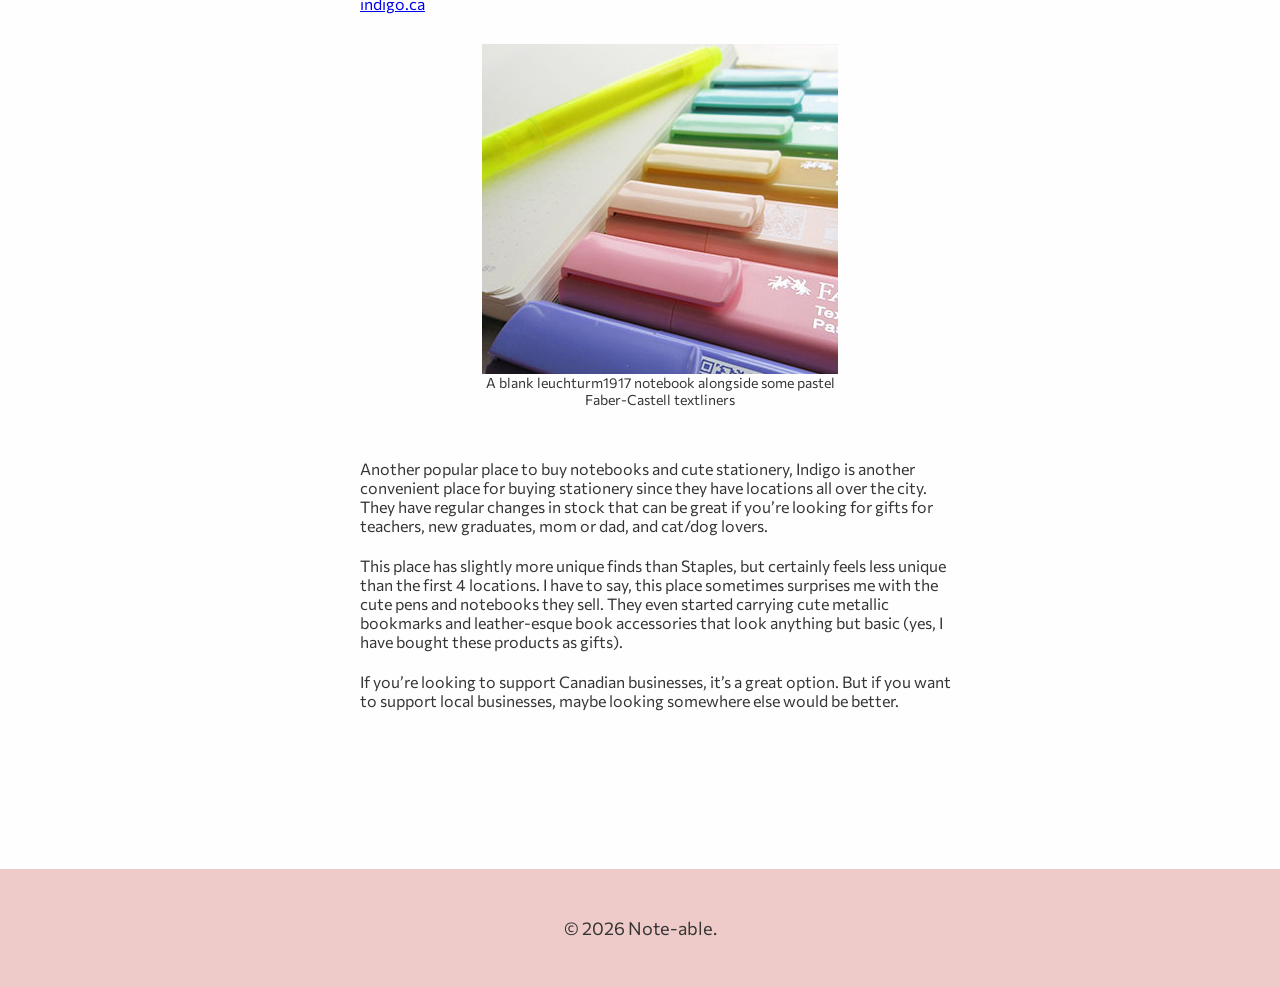
<file: post_4.html>
<!doctype html>
<html>
<head>
    <title>Note-able | Home</title>
    <link rel="stylesheet" type="text/css" href="post_3.css">

    <meta charset="utf-8"/>
    <meta http-equiv="Content-type" content="text/html; charset=utf-8"/>
    <meta name="viewport" content="width=device-width, initial-scale=1"/>
    <meta name="keywords" content="HTML"/>

    <!-- GAEGU -- TITLE FONT -->
    <link rel="preconnect" href="https://fonts.googleapis.com">
    <link rel="preconnect" href="https://fonts.gstatic.com" crossorigin>
    <link href="https://fonts.googleapis.com/css2?family=Gaegu&display=swap" rel="stylesheet">

    <!-- BODY FONT -->
    <link rel="preconnect" href="https://fonts.googleapis.com">
    <link rel="preconnect" href="https://fonts.gstatic.com" crossorigin>
    <link href="https://fonts.googleapis.com/css2?family=Commissioner:wght@100..900&display=swap" rel="stylesheet">

</head>
<body>
    <nav id="nav_bar">
            <div id="logo"> Note-able </div>
        <ul>
            <li><a href="about.html">About</a></li>
            <li><a href="index.html">Home</a></li>
        </ul>
    </nav>


    <main class="container">
        <a class="back_button" href="index.html"> < Back to Home</a>
        <div class="post_info">
            <h2 id="page_header">Where I Find Stationary in Toronto (the analog way)</h2>
            <p id="post_date">Posted: June 26, 2026</p>
            <p id="para_blurb">No online-shopping advice here...</p>
        </div>
        <div class="para_content">
            <div class="product_list">
                <h2>
                    <ol>
                        <li>Sarah & Tom</li>
                            <p id="prod_highlight">Highlights: Close-ish to Christie station, variety of products</p>
                            <p id="prod_highlight">682 Bloor Street W, Toronto, ON M6G 1L2</p>
                            <p id="prod_highlight"><a href="https://www.instagram.com/sarahtomto/">@sarahtomto</a></p>
                            <div class="prod_pic">
                                <img src="sarahtom.jpg" alt="Cappucino and bread loaf sticky note pads">
                                <div class="prod_pic_label"> Some café-themed sticky notes I bought recently</div>
                            </div>
                            <p id="prod_desc">I have no words to describe how much of a dream this place is to me. If you love cute pens, adorable animal-shaped (and cafe-themed) sticky notes, unique stamp sets, anime merch, charms, k-pop, and cute office decor… This place might make you feel the same way.</p>
                            <p id="prod_desc">It’s a small place located in Korea Town, a short walk away from Christie subway station, that’s just a cozy little shop that carries cute stationery you won’t find in the big-box stores.</p>
                            <p id="prod_desc_end">The prices are fair and you can find unique products you might not be able to find elsewhere.</p>
                        <li>Mr. Pen</li>
                            <p id="prod_highlight">Highlights: More pens than you could ever dream of</p>
                            <p id="prod_highlight">683 Bloor St W, Toronto ON M6G 1L3, Canada</p>
                            <p id="prod_highlight"><a href="https://mrpen.com">mrpen.com</a></p>
                            <div class="prod_pic">
                                <img src="mrpen.jpg" alt="Set of 3 colourful cartoony pens">
                                <div class="prod_pic_label"> Silly cartoony pens that brighten my day</div>
                            </div>
                            <p id="prod_desc">This place certainly lives up to its name. As soon as you walk in, there is a huge stand of cute and unique pens that will melt your heart.
                                You can mix and match, customise your pen collection and add on some cute sticky note sets as well.</p>
                            <p id="prod_desc">If you visit with friends, you can also get matching keychains that perfectly describe your friend dynamic (a little expensive but… 👀). If you’re interested in little desk trinkets (think: Smiski, Miffy), there are blind boxes available here that could complete your figurine collection or be great for a small gift.</p>
                            <p id="prod_desc_end">The space is quite inviting and spacious, so definitely a great place to drop by with friends and family.</p>
                        <li>MUJI</li>
                            <p id="prod_highlight">Highlights: Offers more than just stationery</p>
                            <p id="prod_highlight">20 Dundas Street West, Toronto ON M5G 2C2, Canada</p>
                            <p id="prod_highlight"><a href="https://muji.ca">muji.ca</a></p>
                            <div class="prod_pic">
                                <img src="muji.jpg" alt="Top-view of MUJI pens, a full notebook, and hardshell pencil case">
                                <div class="prod_pic_label">A notebook, pens, and pencil case from my MUJI stash</div>
                            </div>
                            <p id="prod_desc">Located in downtown Toronto in the Atrium building, this location provides convenient and high-quality stationery products for fair prices.</p>
                            <p id="prod_desc">This place allows shoppers to be quite flexible in terms of how much they buy. Shoppers can go in for a singular pen or walk out with packs of them. You also can go for a pack of notebooks or get a mini one that’s great for travel.</p>
                            <p id="prod_desc_end">The products they typically sell are very minimalist, so it’s a great option for people who want basic stationery without any extra bells and whistles.</p>
                        <li>Hanji Gifts</li>
                            <p id="prod_highlight">Highlights: unique paper gifts </p>
                            <p id="prod_highlight">645 Bloor St W, Toronto ON M6G 1L1, Canada</p>
                            <p id="prod_highlight"><a href="https://www.hanjigifts.com">hanjigifts.com</a></p>
                            <div class="prod_pic">
                                <img src="hanji.jpg" alt="Floral 3D pop-up card">
                                <div class="prod_pic_label"> One of many 3D pop-up cards they sell <br> Image from hanjigifts.com </div>
                            </div>
                            <p id="prod_desc">Another one located in Korea Town, this small store focuses more on paper-based stationery products. They also sell stamps, but they have some amazing pop-up paper cards that could be a gift in itself for a friend, family member, or colleague. They even have mini-cards that sell for just a few dollars, so these are a great option if you’re looking to save money but still share your sentiments with others in a card. </p>
                            <p id="prod_desc">The place is very cozy and the shelves are full of cute stationery products that will make you lean in to learn more.</p>
                            <p id="prod_desc_end">While this shop is more geared towards gifts than stationery, you can find some great paper products here for writing and for finding great gifts for others.</p>
                        <li>Staples</li>
                            <p id="prod_highlight">Highlights: many locations, everyday essentials</p>
                            <p id="prod_highlight">(One of many locations): 375 University Ave, Toronto ON M5G 2J5, Canada</p>
                            <p id="prod_highlight"><a href="https://www.staples.ca/">staples.ca</a></p>
                            <div class="prod_pic">
                                <img src="staples.jpg" alt="Top-down view of sticky notes and yellow pencils">
                                <div class="prod_pic_label"> Some classic and reliable writing supplies </div>
                            </div>
                            <p id="prod_desc">I don't really have much to say for this one, as it's already quite established. One of the big, well-known, reliable sources for packs of reasonably(?) priced pens, Staples is certainly a good option if you’re looking for good stationery in a pinch. </p>
                            <p id="prod_desc_end">While it lacks the personality that the above places have, it's a great place to visit if you’re looking for basic products in an easily findable location.</p>
                        <li>Indigo</li>
                            <p id="prod_highlight">Highlights: many locations, frequently changing stock</p>
                            <p id="prod_highlight">(One of many locations): 220 Yonge St, Toronto ON M5B 2H1, Canada</p>
                            <p id="prod_highlight"><a href="https://www.indigo.ca/">indigo.ca</a></p>
                            <div class="prod_pic">
                                <img src="indigo.jpg" alt="Colourful textliner set with notebook and yellow highlighter">
                                <div class="prod_pic_label"> A blank leuchturm1917 notebook alongside some pastel Faber-Castell textliners</div>
                            </div>
                            <p id="prod_desc">Another popular place to buy notebooks and cute stationery, Indigo is another convenient place for buying stationery since they have locations all over the city. They have regular changes in stock that can be great if you’re looking for gifts for teachers, new graduates, mom or dad, and cat/dog lovers. </p>
                            <p id="prod_desc">This place has slightly more unique finds than Staples, but certainly feels less unique than the first 4 locations. I have to say, this place sometimes surprises me with the cute pens and notebooks they sell. They even started carrying cute metallic bookmarks and leather-esque book accessories that look anything but basic (yes, I have bought these products as gifts).</p>
                            <p id="prod_desc_end">If you’re looking to support Canadian businesses, it’s a great option. But if you want to support local businesses, maybe looking somewhere else would be better.</p>
                    </ol>
                </h2>
            </div>
        </div>
    </main>
    <footer>
        <div id="footer_stuff">
            <p id="copyright">&copy; 2026 Note-able.</p>
        </div>
    </footer>
</body>
</file>
<file: index.css>
/* --------------------------- LOGO ---------------------- */
#logo{
    color:#E88E86;
    font-family: "Gaegu";
        font-size:35px;
    padding: 0px;
}

/* ------------------------------ NAV BAR ------------------------------ */
/* -------- tabs together (group); formatting -------- */
ul {
    list-style: none;
    margin: 0;
    padding: 0;
}

/* -------- nav bar right alignment -------- */
ul li{
    float: right;
}
/* -------- indiv tab group styling -------- */
ul li a{
    color:#353535;
    font-family: "Commissioner";
        font-size: 16px;
    text-align: center;
    padding-left: 50px;
    text-decoration: none;
}

ul li a:hover{
    color:#E88E86;
    text-decoration:underline;
    font-weight:bolder;
}
/* -------- nav bar container -------- */
#nav_bar{
    display: flex;
    justify-content: space-between;
    align-items: center;
    padding: 30px 182px;
    border-bottom: 1px solid #E88E86;
}

/* ------------------------------  BODY ------------------------------ */
h1{
    text-align:center;
    margin: 0px;
    padding-top: 100px;
    /* color:#353535; */
    color:#E88E86;
    font-size:52px;
}

#intro_blurb{
    text-align: center;
}

#subheading{
    font-size: 18px;
}

#main_blurb{
    text-align: center;
    font-size: 16px;
    padding-top: 35px;
    padding-bottom: 35px;
}

/* ------------------------------ BANNER IMAGE ------------------------------ */
.banner{
    max-width: fit-content;
    margin: auto;
    object-position: center;
    padding-bottom: 70px;
    width: 1054px;
    height: 559px;
}

/* #banner_img{
    border-radius: 20px;
} */

body{
    margin:0px;
    padding:0px;
    color:#353535; 
    font-family: "Commissioner";
        font-weight: normal;
        font-size: 16px;
    background-color:#fefefe;
}
/* ------------------------------ GALLERY ------------------------------ */
/* -------- entire gallery container -------- */
.gallery_section{
    padding-top:75px;
}

/* -------- gallery header -------- */
#gallery_header{
    text-align: center;
    font-size: 28px;
    padding: 35px;
    background-color:#e88e86a7;
}
/* -------- gallery item container -------- */
.gallery{
    display: flex;
    flex-wrap: wrap;
    max-width: 1000px;
    margin: auto;
    justify-content: center;
    padding-top:35px;
    padding-bottom: 100px;
}

/* -------- gallery img-specific sizing/specs  -------- */
div.gallery_item{
    margin: 10px;
    text-align: center;
}

.desc{
    font-weight: bold;
    padding-top:10px;
}

.desc_date{
    padding-top: 5px;
}

/* ------------------------------ FOOTER ------------------------------ */
#footer_stuff{
    background-color: #eecbc8;
    padding:30px 182px;
}

#copyright{
    font-family:"Commissioner";
        font-size:18px;
    text-align:center;
}
</file>
<file: about.css>
/* --------------------------- LOGO ---------------------- */
#logo{
    color:#E88E86;
    font-family: "Gaegu";
        font-size:35px;
    padding: 0px;
}

/* ------------------------------ NAV BAR ------------------------------ */
/* -------- tabs together (group); formatting -------- */
ul {
    list-style: none;
    margin: 0;
    padding: 0;
}

/* -------- nav bar right alignment -------- */
ul li{
    float: right;
}
/* -------- indiv tab group styling -------- */
ul li a{
    color:#353535;
    font-family: "Commissioner";
        font-size: 16px;
    text-align: center;
    padding-left: 50px;
    text-decoration: none;
}

ul li a:hover{
    color:#E88E86;
    text-decoration:underline;
    font-weight:bolder;
}
/* -------- nav bar container -------- */
#nav_bar{
    display: flex;
    justify-content: space-between;
    align-items: center;
    padding: 30px 182px;
    border-bottom: 1px solid #E88E86;
}

/* ------------------------------  BODY ------------------------------ */
.back_button{
    display:flex;
    flex-wrap: wrap;
    justify-content: left;
    padding: 30px 182px;
}

#page_header{
    text-align:center;
    margin: 0px;
    padding-top: 70px;
    color:#353535;
    font-size:35px;
}

body{
    margin:0px;
    padding:0px;
    color:#353535; 
    font-family: "Commissioner";
        font-weight: normal;
        font-size: 16px;
    background-color:#fefefe;
}

.about_blurb{
    display: flex;
    flex-wrap: wrap;
    max-width: 500px;
    margin: auto;
    justify-content: center;
    padding-top: 35px;
    padding-bottom: 100px;
}

#ab_last_line{
    padding-bottom: 105px;
}

/* ------------------------------ FOOTER ------------------------------ */
#footer_stuff{
    background-color: #eecbc8;
    padding:30px 182px;
}

#copyright{
    font-family:"Commissioner";
        font-size:18px;
    text-align:center;
}
</file>
<file: post_1.css>
/* --------------------------- LOGO ---------------------- */
#logo{
    color:#E88E86;
    font-family: "Gaegu";
        font-size:35px;
    padding: 0px;
}

/* ------------------------------ NAV BAR ------------------------------ */
/* -------- tabs together (group); formatting -------- */
ul {
    list-style: none;
    margin: 0;
    padding: 0;
}

/* -------- nav bar right alignment -------- */
ul li{
    float: right;
}
/* -------- indiv tab group styling -------- */
ul li a{
    color:#353535;
    font-family: "Commissioner";
        font-size: 16px;
    text-align: center;
    padding-left: 50px;
    text-decoration: none;
}

ul li a:hover{
    color:#E88E86;
    text-decoration:underline;
    font-weight:bolder;
}
/* -------- nav bar container -------- */
#nav_bar{
    display: flex;
    justify-content: space-between;
    align-items: center;
    padding: 30px 182px;
    border-bottom: 1px solid #E88E86;
}
/* ------------------------------  BODY ------------------------------ */
.back_button{
    display:flex;
    flex-wrap: wrap;
    justify-content: left;
    padding: 30px 182px;
}
/* -------- article context -------- */
.post_info{
    text-align: center;
    margin: 0px;
}

#page_header{
    text-align:center;
    margin: 0px;
    padding-top: 70px;
    color:#353535;
    font-size:30px;
}

#post_date{
    padding-top: 10px;
    padding-bottom: 35px;
}

#para_blurb{
    text-align: center;
    padding-bottom: 35px;
}

h2{
    color:#E88E86;
}

body{
    margin:0px;
    padding:0px;
    color:#353535; 
    font-family: "Commissioner";
        font-weight: normal;
        font-size: 16px;
    background-color:#fefefe;
}

/* -------- list item titles -------- */
#prod_desc{
   font-size: 16px;
   font-weight: normal;
    color:#353535; 
   padding-bottom: 5px;
}

#prod_desc_end{
    font-size: 16px;
    font-weight: normal;
    color:#353535; 
    padding-bottom: 35px;
}

#prod_highlight{
    font-size: 16px;
    font-weight: bold;
    font-style: italic;
    padding-bottom: 15px;
    color:#353535; 

}

.para_content{
    display: flex;
    flex-wrap: wrap;
    max-width: 50%;
    margin: auto;
    justify-content: center;
    padding-bottom: 100px;
}

/* ------------------------------ FOOTER ------------------------------ */
#footer_stuff{
    background-color: #eecbc8;
    padding:30px 182px;
}

#copyright{
    font-family:"Commissioner";
        font-size:18px;
    text-align:center;
}
</file>
<file: post_2.css>
/* --------------------------- LOGO ---------------------- */
#logo{
    color:#E88E86;
    font-family: "Gaegu";
        font-size:35px;
    padding: 0px;
}

/* ------------------------------ NAV BAR ------------------------------ */
/* -------- tabs together (group); formatting -------- */
ul {
    list-style: none;
    margin: 0;
    padding: 0;
}

/* -------- nav bar right alignment -------- */
ul li{
    float: right;
}
/* -------- indiv tab group styling -------- */
ul li a{
    color:#353535;
    font-family: "Commissioner";
        font-size: 16px;
    text-align: center;
    padding-left: 50px;
    text-decoration: none;
}

ul li a:hover{
    color:#E88E86;
    text-decoration:underline;
    font-weight:bolder;
}
/* -------- nav bar container -------- */
#nav_bar{
    display: flex;
    justify-content: space-between;
    align-items: center;
    padding: 30px 182px;
    border-bottom: 1px solid #E88E86;
}
/* ------------------------------  BODY ------------------------------ */
.back_button{
    display:flex;
    flex-wrap: wrap;
    justify-content: left;
    padding: 30px 182px;
}
/* -------- article context -------- */
.post_info{
    text-align: center;
    margin: 0px;
}

#page_header{
    text-align:center;
    margin: 0px;
    padding-top: 70px;
    color:#353535;
    font-size:30px;
}

#post_date{
    padding-top: 10px;
    padding-bottom: 35px;
}

#para_blurb{
    text-align: center;
    padding-bottom: 35px;
}

h2{
    color:#E88E86;
}

body{
    margin:0px;
    padding:0px;
    color:#353535; 
    font-family: "Commissioner";
        font-weight: normal;
        font-size: 16px;
    background-color:#fefefe;
}

/* -------- list item titles -------- */
#prod_desc{
   font-size: 16px;
   font-weight: normal;
    color:#353535; 
   padding-bottom: 5px;
}

#prod_desc_end{
    font-size: 16px;
    font-weight: normal;
    color:#353535; 
    padding-bottom: 35px;
}

#prod_highlight{
    font-size: 16px;
    font-weight: bold;
    font-style: italic;
    padding-bottom: 15px;
    color:#353535; 
}

.para_content{
    display: flex;
    flex-wrap: wrap;
    max-width: 50%;
    margin: auto;
    justify-content: center;
    padding-bottom: 100px;
}

/* ------------------------------ FOOTER ------------------------------ */
#footer_stuff{
    background-color: #eecbc8;
    padding:30px 182px;
}

#copyright{
    font-family:"Commissioner";
        font-size:18px;
    text-align:center;
}
</file>
<file: post_3.css>
/* --------------------------- LOGO ---------------------- */
#logo{
    color:#E88E86;
    font-family: "Gaegu";
        font-size:35px;
    padding: 0px;
}

/* ------------------------------ NAV BAR ------------------------------ */
/* -------- tabs together (group); formatting -------- */
ul {
    list-style: none;
    margin: 0;
    padding: 0;
}

/* -------- nav bar right alignment -------- */
ul li{
    float: right;
}
/* -------- indiv tab group styling -------- */
ul li a{
    color:#353535;
    font-family: "Commissioner";
        font-size: 16px;
    text-align: center;
    padding-left: 50px;
    text-decoration: none;
}

ul li a:hover{
    color:#E88E86;
    text-decoration:underline;
    font-weight:bolder;
}
/* -------- nav bar container -------- */
#nav_bar{
    display: flex;
    justify-content: space-between;
    align-items: center;
    padding: 30px 182px;
    border-bottom: 1px solid #E88E86;
}
/* ------------------------------  BODY ------------------------------ */
.back_button{
    display:flex;
    flex-wrap: wrap;
    justify-content: left;
    padding: 30px 182px;
}
/* -------- article context -------- */
.post_info{
    text-align: center;
    margin: 0px;
}

#page_header{
    text-align:center;
    margin: 0px;
    padding-top: 70px;
    color:#353535;
    font-size:30px;
}

#post_date{
    padding-top: 10px;
    padding-bottom: 35px;
}

#para_blurb{
    text-align: center;
    padding-bottom: 35px;
}

h2{
    color:#E88E86;
}

body{
    margin:0px;
    padding:0px;
    color:#353535; 
    font-family: "Commissioner";
        font-weight: normal;
        font-size: 16px;
    background-color:#fefefe;
}

/* -------- list item titles -------- */
#prod_desc{
   font-size: 16px;
   font-weight: normal;
    color:#353535; 
   padding-bottom: 5px;
}

#prod_desc_end{
    font-size: 16px;
    font-weight: normal;
    color:#353535; 
    padding-bottom: 35px;
}

#prod_highlight{
    font-size: 16px;
    font-weight: normal;
    padding-bottom: 15px;
    color:#353535; 
}

.para_content{
    display: flex;
    flex-wrap: wrap;
    max-width: 50%;
    margin: auto;
    justify-content: center;
    padding-bottom: 100px;
}

.prod_pic{
    display:flex;
    flex-wrap: wrap;
    margin:auto;
    max-width:356px;
    justify-content: center;
    padding-bottom:35px;
}

.prod_pic_label{
    text-align:center;
    font-size: 14px;
    font-weight:400;
    color:#353535;
}

/* ------------------------------ FOOTER ------------------------------ */
#footer_stuff{
    background-color: #eecbc8;
    padding:30px 182px;
}

#copyright{
    font-family:"Commissioner";
        font-size:18px;
    text-align:center;
}
</file>
